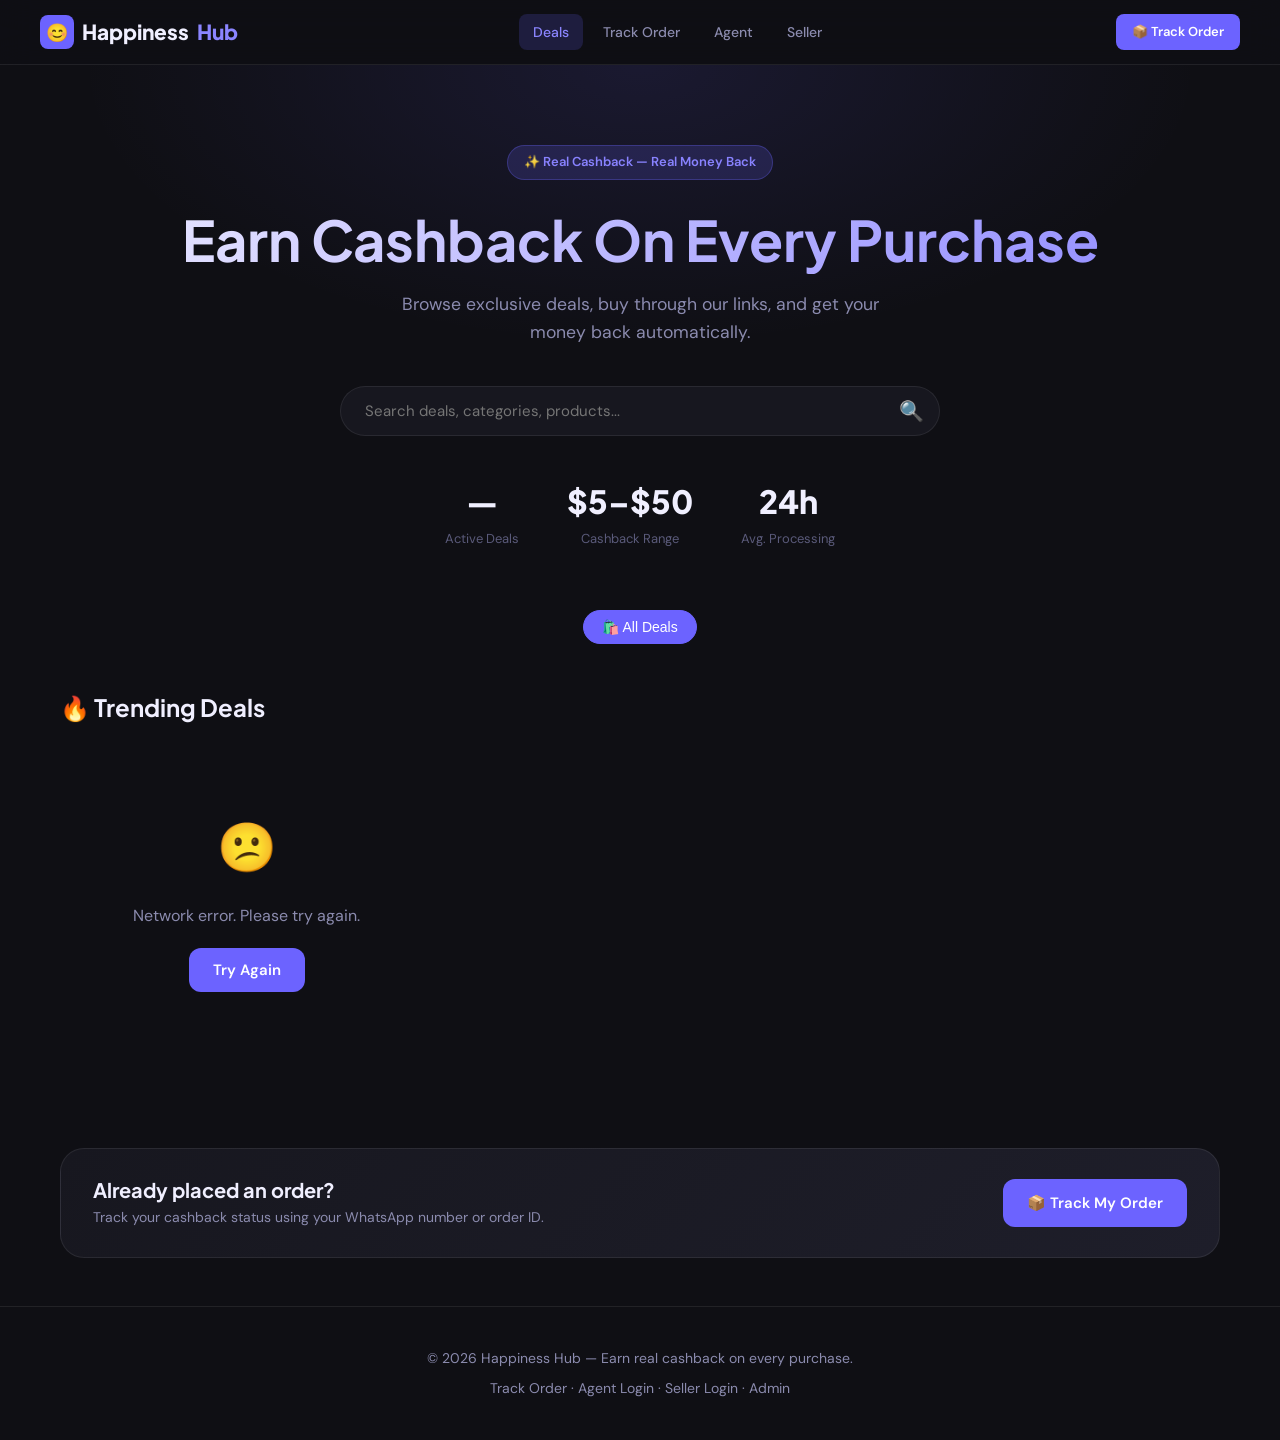
<file: frontend/index.html>
<!DOCTYPE html>
<html lang="en">
<head>
  <meta charset="UTF-8">
  <meta name="viewport" content="width=device-width, initial-scale=1.0">
  <title>Happiness Hub — Cashback Deals</title>
  <meta name="description" content="Browse exclusive cashback deals. Buy through our links and earn real money back.">
  <link rel="stylesheet" href="styles/main.css">
  <style>
    /* ── PAGE-SPECIFIC ── */
    .products-section { padding: 48px 0; }
    .section-header { display: flex; align-items: center; justify-content: space-between; margin-bottom: 28px; flex-wrap: wrap; gap: 16px; }
    .section-title { font-family: var(--font-display); font-size: 1.5rem; font-weight: 700; }
    .products-grid { display: grid; grid-template-columns: repeat(auto-fill, minmax(280px, 1fr)); gap: 20px; }

    .hero-stats {
      display: flex;
      justify-content: center;
      gap: 48px;
      margin-top: 40px;
      flex-wrap: wrap;
    }
    .hero-stat-num {
      font-family: var(--font-display);
      font-size: 2rem;
      font-weight: 800;
      color: var(--text-primary);
    }
    .hero-stat-label { font-size: 13px; color: var(--text-muted); margin-top: 2px; }

    .track-banner {
      background: linear-gradient(135deg, var(--bg-card), var(--bg-elevated));
      border: 1px solid var(--border);
      border-radius: var(--radius-xl);
      padding: 28px 32px;
      display: flex;
      align-items: center;
      justify-content: space-between;
      gap: 20px;
      margin: 48px 0;
      flex-wrap: wrap;
    }
    .track-banner-text h3 { color: var(--text-primary); margin-bottom: 4px; }
    .track-banner-text p  { font-size: 14px; color: var(--text-secondary); }

    .no-results {
      text-align: center;
      padding: 60px 20px;
      color: var(--text-secondary);
    }
    .no-results .icon { font-size: 48px; margin-bottom: 16px; }
  </style>
</head>
<body>

<!-- ── NAVBAR ── -->
<nav class="navbar" role="navigation" aria-label="Main navigation">
  <div class="navbar-inner">
    <a href="index.html" class="navbar-logo" aria-label="Happiness Hub home">
      <div class="logo-icon">😊</div>
      Happiness<span>Hub</span>
    </a>
    <div class="navbar-links">
      <a href="index.html" class="active">Deals</a>
      <a href="track.html">Track Order</a>
      <a href="agent-login.html">Agent</a>
      <a href="seller-login.html" class="hide-mobile">Seller</a>
    </div>
    <a href="track.html" class="btn-primary btn-sm hide-mobile">
      📦 Track Order
    </a>
  </div>
</nav>

<!-- ── HERO ── -->
<section class="hero" id="hero">
  <div class="hero-eyebrow">✨ Real Cashback — Real Money Back</div>
  <h1 class="hero-title" id="heroTitle">Earn Cashback On Every Purchase</h1>
  <p class="hero-subtitle" id="heroSubtitle">Browse exclusive deals, buy through our links, and get your money back automatically.</p>

  <!-- Search -->
  <div class="search-bar" role="search">
    <input
      type="search"
      id="searchInput"
      placeholder="Search deals, categories, products..."
      autocomplete="off"
      aria-label="Search deals"
    >
    <span class="search-bar-icon" aria-hidden="true">🔍</span>
  </div>

  <!-- Stats -->
  <div class="hero-stats" id="heroStats" aria-label="Platform statistics">
    <div>
      <div class="hero-stat-num" id="statProducts">—</div>
      <div class="hero-stat-label">Active Deals</div>
    </div>
    <div>
      <div class="hero-stat-num">$5–$50</div>
      <div class="hero-stat-label">Cashback Range</div>
    </div>
    <div>
      <div class="hero-stat-num">24h</div>
      <div class="hero-stat-label">Avg. Processing</div>
    </div>
  </div>
</section>

<!-- ── CATEGORIES ── -->
<div class="container">
  <div class="category-chips" id="categoryChips" role="group" aria-label="Filter by category">
    <button class="chip active" data-cat="all" onclick="filterCategory('all')">🛍️ All Deals</button>
    <!-- More chips injected by JS -->
  </div>
</div>

<!-- ── PRODUCTS ── -->
<section class="products-section">
  <div class="container">
    <div class="section-header">
      <h2 class="section-title">
        <span id="sectionLabel">🔥 Trending Deals</span>
      </h2>
      <span id="productCount" style="color:var(--text-muted);font-size:14px;"></span>
    </div>
    <div id="productsGrid" class="products-grid" aria-label="Product listings">
      <!-- Products injected by JS -->
    </div>
  </div>
</section>

<!-- ── TRACK BANNER ── -->
<div class="container">
  <div class="track-banner">
    <div class="track-banner-text">
      <h3>Already placed an order?</h3>
      <p>Track your cashback status using your WhatsApp number or order ID.</p>
    </div>
    <a href="track.html" class="btn-primary">📦 Track My Order</a>
  </div>
</div>

<!-- ── FOOTER ── -->
<footer class="footer">
  <div class="container">
    <p>© <span id="year"></span> Happiness Hub — Earn real cashback on every purchase.</p>
    <p style="margin-top:8px;">
      <a href="track.html">Track Order</a> ·
      <a href="agent-login.html">Agent Login</a> ·
      <a href="seller-login.html">Seller Login</a> ·
      <a href="admin/index.html">Admin</a>
    </p>
  </div>
</footer>

<script src="lib/hh.js"></script>
<script>
  // ── STATE ──────────────────────────────────────────────────
  let allProducts = [];
  let activeCategory = "all";
  let searchQuery = "";
  let searchTimeout;

  // ── INIT ───────────────────────────────────────────────────
  document.addEventListener("DOMContentLoaded", async () => {
    document.getElementById("year").textContent = new Date().getFullYear();
    HH.captureRef(); // capture ?ref=agentXX

    await loadSettings();
    await loadProducts();
    initSearch();
  });

  async function loadSettings() {
    try {
      const res = await HH.get("getSettings");
      if (res.success && res.settings) {
        const s = res.settings;
        if (s.hero_title) document.getElementById("heroTitle").textContent = s.hero_title;
        if (s.hero_subtitle) document.getElementById("heroSubtitle").textContent = s.hero_subtitle;
        if (s.site_name) document.title = s.site_name + " — Cashback Deals";
      }
    } catch (_) {} // Non-fatal
  }

  async function loadProducts(cat = "all", q = "") {
    const grid = document.getElementById("productsGrid");
    HH.showLoader("productsGrid");

    const params = {};
    if (cat && cat !== "all") params.category = cat;
    if (q) params.q = q;

    const res = await HH.get("getProducts", params);

    if (!res.success) {
      HH.showError("productsGrid", res.error || "Failed to load products");
      return;
    }

    allProducts = res.products || [];
    renderCategories(res.categories || []);
    renderProducts(allProducts);
    document.getElementById("statProducts").textContent = res.total || 0;
    document.getElementById("productCount").textContent =
      res.total ? `${res.total} deal${res.total !== 1 ? "s" : ""}` : "";

    const label = cat !== "all" ? `🛍️ ${cat}` : q ? `🔍 Results for "${q}"` : "🔥 Trending Deals";
    document.getElementById("sectionLabel").textContent = label;
  }

  function renderCategories(categories) {
    const container = document.getElementById("categoryChips");
    const categoryIcons = {
      Electronics: "💻", Fashion: "👗", Beauty: "💄", Home: "🏠",
      Sports: "⚽", Books: "📚", Toys: "🧸", Food: "🍕",
      Health: "💊", Travel: "✈️", Auto: "🚗", Pet: "🐾",
    };
    const existing = new Set(["all"]);
    const chips = [`<button class="chip ${activeCategory === "all" ? "active" : ""}"
      data-cat="all" onclick="filterCategory('all')">🛍️ All Deals</button>`];

    categories.forEach(cat => {
      if (existing.has(cat)) return;
      existing.add(cat);
      const icon = categoryIcons[cat] || "🏷️";
      const active = activeCategory === cat ? "active" : "";
      chips.push(`<button class="chip ${active}" data-cat="${HH.escapeHtml(cat)}"
        onclick="filterCategory('${HH.escapeHtml(cat)}')">${icon} ${HH.escapeHtml(cat)}</button>`);
    });

    container.innerHTML = chips.join("");
  }

  function renderProducts(products) {
    const grid = document.getElementById("productsGrid");
    if (!products.length) {
      grid.innerHTML = `
        <div class="no-results" style="grid-column:1/-1;">
          <div class="icon">🔎</div>
          <h3>No deals found</h3>
          <p>Try a different category or search term.</p>
        </div>`;
      return;
    }

    grid.innerHTML = products.map((p, i) => productCard(p, i)).join("");
  }

  function productCard(p, index) {
    const delay = Math.min(index * 50, 400);
    const featured = p.featured === true || p.featured === "TRUE";
    const badge = p.badge_text ? `<div class="product-card-badge">${HH.escapeHtml(p.badge_text)}</div>` : "";
    const stock = p.stock_status === "Limited"
      ? `<span style="color:var(--accent-amber);font-size:12px;">⚡ Limited Stock</span>`
      : p.stock_status === "Out"
      ? `<span style="color:var(--accent);font-size:12px;">❌ Out of Stock</span>`
      : "";

    const imgFallback = `https://placehold.co/480x270/1E1E2A/6C63FF?text=${encodeURIComponent(p.title || "Product")}`;

    return `
      <article class="product-card ${featured ? "product-card-featured" : ""} fade-in"
        style="animation-delay:${delay}ms"
        onclick="goProduct('${HH.escapeHtml(p.product_id)}')"
        aria-label="${HH.escapeHtml(p.title)}"
        role="button" tabindex="0"
        onkeydown="if(event.key==='Enter')goProduct('${HH.escapeHtml(p.product_id)}')">
        ${badge}
        <img
          class="product-card-img"
          src="${HH.escapeHtml(p.image_url) || imgFallback}"
          alt="${HH.escapeHtml(p.title)}"
          loading="lazy"
          onerror="this.src='${imgFallback}'"
        >
        <div class="product-card-body">
          <div class="product-card-title">${HH.escapeHtml(p.title)}</div>
          ${p.policy ? `<div style="font-size:12px;color:var(--text-muted);margin-bottom:6px;">${HH.escapeHtml(p.policy)}</div>` : ""}
          ${stock}
          <div class="product-card-meta">
            <div class="cashback-pill">
              💸 ${HH.formatCashback(p.cashback_amount)} cashback
            </div>
            <span class="product-card-seller">${HH.escapeHtml(p.sold_by || "")}</span>
          </div>
          ${p.deadline ? `<div style="font-size:12px;color:var(--text-muted);margin-top:8px;">⏳ Ends ${HH.escapeHtml(p.deadline)}</div>` : ""}
        </div>
      </article>`;
  }

  // ── NAVIGATION ─────────────────────────────────────────────
  function goProduct(id) {
    window.location.href = `product.html?id=${encodeURIComponent(id)}`;
  }

  // ── FILTER / SEARCH ────────────────────────────────────────
  function filterCategory(cat) {
    activeCategory = cat;
    document.querySelectorAll(".chip").forEach(c => {
      c.classList.toggle("active", c.dataset.cat === cat);
    });
    loadProducts(cat, searchQuery);
  }

  function initSearch() {
    const input = document.getElementById("searchInput");
    input.addEventListener("input", () => {
      clearTimeout(searchTimeout);
      searchTimeout = setTimeout(() => {
        searchQuery = input.value.trim();
        loadProducts(activeCategory, searchQuery);
      }, 350);
    });
    input.addEventListener("keydown", e => {
      if (e.key === "Enter") {
        clearTimeout(searchTimeout);
        searchQuery = input.value.trim();
        loadProducts(activeCategory, searchQuery);
      }
    });
  }
</script>
</body>
</html>
</file>
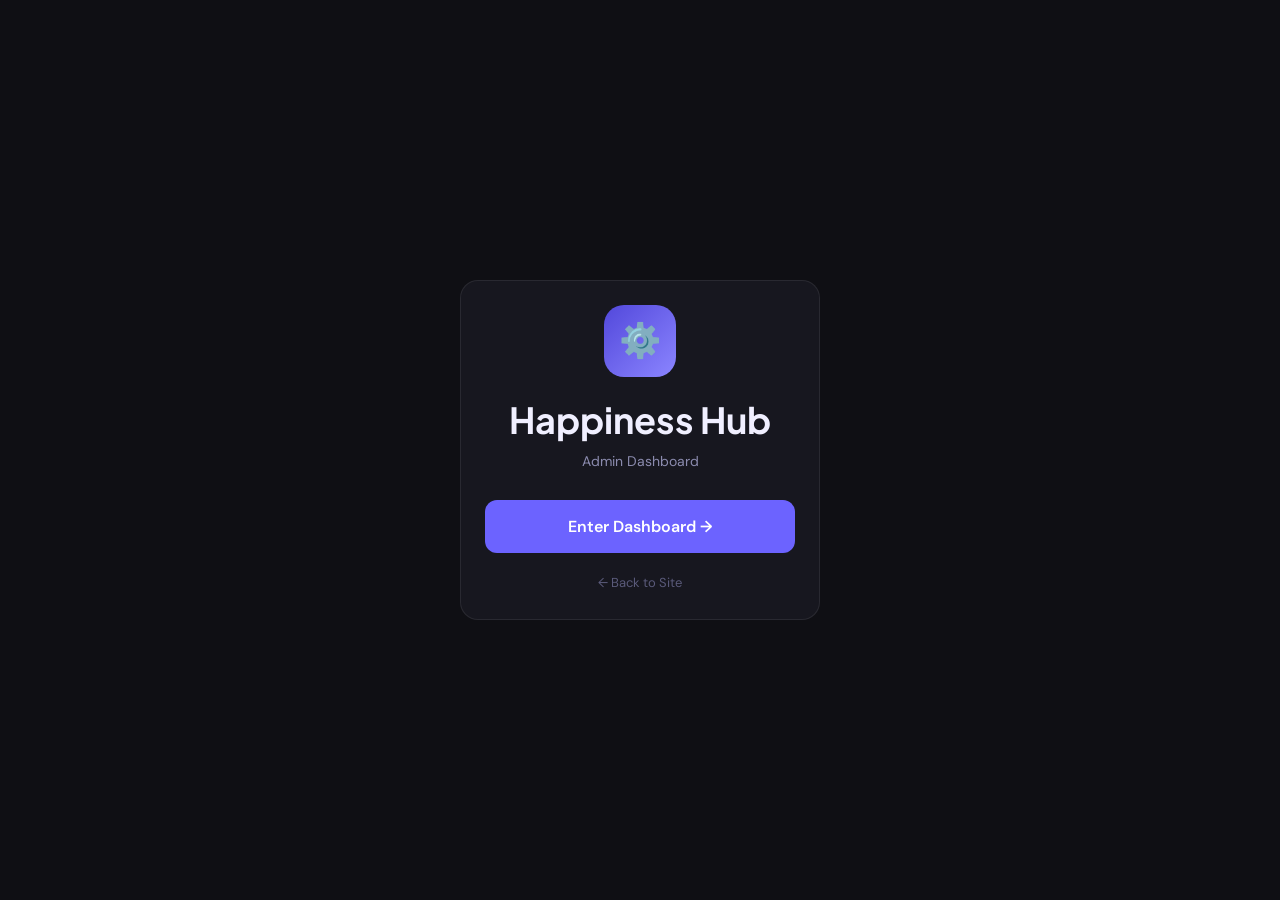
<file: frontend/admin/index.html>
<!DOCTYPE html>
<html lang="en">
<head>
  <meta charset="UTF-8">
  <meta name="viewport" content="width=device-width, initial-scale=1.0">
  <title>Admin Dashboard — Happiness Hub</title>
  <link rel="stylesheet" href="../styles/main.css">
  <style>
    /* ── LAYOUT ── */
    .admin-layout { display: flex; min-height: calc(100vh - 60px); }
    .admin-sidebar {
      width: 220px;
      background: var(--bg-card);
      border-right: 1px solid var(--border);
      padding: 16px 10px;
      position: sticky;
      top: 60px;
      height: calc(100vh - 60px);
      overflow-y: auto;
      flex-shrink: 0;
    }
    .admin-main { flex: 1; padding: 28px; overflow: hidden; min-width: 0; }
    @media (max-width: 768px) { .admin-sidebar { display: none; } .admin-main { padding: 16px; } }

    /* ── SIDEBAR ── */
    .nav-item {
      display: flex; align-items: center; gap: 10px;
      padding: 9px 12px; border-radius: var(--radius-md);
      color: var(--text-secondary); font-size: 14px; font-weight: 500;
      cursor: pointer; border: none; background: none; width: 100%;
      text-align: left; transition: all 0.2s; font-family: var(--font-body);
    }
    .nav-item:hover  { background: var(--bg-elevated); color: var(--text-primary); }
    .nav-item.active { background: var(--primary-glow); color: var(--primary-light); }
    .nav-section-label { font-size: 10px; font-weight: 700; color: var(--text-muted); text-transform: uppercase; letter-spacing: 1px; padding: 12px 12px 4px; }

    /* ── PANELS ── */
    .panel { display: none; }
    .panel.active { display: block; animation: fadeIn 0.3s ease; }
    .panel-header { display: flex; align-items: center; justify-content: space-between; margin-bottom: 24px; flex-wrap: wrap; gap: 12px; }
    .panel-title { font-family: var(--font-display); font-size: 1.3rem; font-weight: 700; }

    /* ── STATS ── */
    .stats-grid { display: grid; grid-template-columns: repeat(4, 1fr); gap: 14px; margin-bottom: 24px; }
    @media (max-width: 900px) { .stats-grid { grid-template-columns: repeat(2, 1fr); } }

    /* ── TABLES ── */
    .toolbar { display: flex; gap: 12px; margin-bottom: 14px; flex-wrap: wrap; align-items: center; }
    .toolbar-search { flex: 1; min-width: 180px; position: relative; }
    .toolbar-search input { width: 100%; padding-left: 36px; }
    .tsearch-icon { position: absolute; left: 12px; top: 50%; transform: translateY(-50%); color: var(--text-muted); pointer-events: none; }

    /* ── MODAL / FORM ── */
    .form-row-2 { display: grid; grid-template-columns: 1fr 1fr; gap: 16px; }
    @media (max-width: 500px) { .form-row-2 { grid-template-columns: 1fr; } }
    .toggle-row { display: flex; align-items: center; justify-content: space-between; padding: 12px 0; border-bottom: 1px solid var(--border); }
    .toggle-row:last-child { border: none; }
    .toggle-label { font-size: 14px; color: var(--text-primary); }
    .toggle-desc { font-size: 12px; color: var(--text-muted); }
    input[type="checkbox"] { width: 18px; height: 18px; cursor: pointer; accent-color: var(--primary); }

    /* Chart */
    .chart-wrap { background: var(--bg-card); border: 1px solid var(--border); border-radius: var(--radius-lg); padding: 20px 24px; margin-bottom: 24px; }
    .chart-bars { display: flex; align-items: flex-end; gap: 8px; height: 120px; padding-top: 8px; }
    .chart-bar-wrap { flex: 1; display: flex; flex-direction: column; align-items: center; gap: 6px; }
    .chart-bar { width: 100%; border-radius: 4px 4px 0 0; background: var(--primary); min-height: 4px; transition: height 0.5s ease; }
    .chart-bar-label { font-size: 10px; color: var(--text-muted); }

    .badge-active   { background:rgba(34,197,94,0.15);color:#22c55e; }
    .badge-disabled { background:rgba(239,68,68,0.15);color:#ef4444; }

    /* Product image preview in table */
    .tbl-thumb { width: 40px; height: 40px; border-radius: 6px; object-fit: cover; background: var(--bg-elevated); }
  </style>
</head>
<body>

<!-- NAVBAR -->
<nav class="navbar" style="height:60px;">
  <div class="navbar-inner">
    <a href="../index.html" class="navbar-logo">
      <div class="logo-icon">😊</div>
      Happiness<span>Hub</span>
      <span style="font-size:11px;background:var(--primary-glow);color:var(--primary-light);padding:2px 8px;border-radius:50px;margin-left:4px;">ADMIN</span>
    </a>
    <div style="display:flex;align-items:center;gap:12px;">
      <a href="../index.html" class="btn-secondary btn-sm" target="_blank">🌐 View Site</a>
      <button onclick="logout()" class="btn-secondary btn-sm">Sign Out</button>
    </div>
  </div>
</nav>

<div class="admin-layout">

  <!-- SIDEBAR -->
  <aside class="admin-sidebar">
    <div class="nav-section-label">Overview</div>
    <button class="nav-item active" id="nav-overview" onclick="switchPanel('overview')">📊 Dashboard</button>

    <div class="nav-section-label">Catalog</div>
    <button class="nav-item" id="nav-products" onclick="switchPanel('products')">🏷️ Products</button>

    <div class="nav-section-label">Users</div>
    <button class="nav-item" id="nav-agents" onclick="switchPanel('agents')">👥 Agents</button>
    <button class="nav-item" id="nav-sellers" onclick="switchPanel('sellers')">🏪 Sellers</button>

    <div class="nav-section-label">Operations</div>
    <button class="nav-item" id="nav-orders" onclick="switchPanel('orders')">📋 All Orders</button>

    <div class="nav-section-label" style="margin-top:auto;"></div>
    <button class="nav-item" onclick="window.open('../index.html','_blank')">🌐 View Site</button>
    <button class="nav-item" style="color:#ef4444;" onclick="logout()">🚪 Sign Out</button>
  </aside>

  <!-- MAIN -->
  <main class="admin-main">

    <!-- ───── OVERVIEW PANEL ───── -->
    <div class="panel active" id="panel-overview">
      <div class="panel-header">
        <h2 class="panel-title">📊 Dashboard Overview</h2>
        <button onclick="loadDashboard()" class="btn-secondary btn-sm">🔄 Refresh</button>
      </div>

      <div class="stats-grid">
        <div class="stat-card"><div class="stat-icon">🏷️</div><div><div class="stat-value" id="ovProducts">—</div><div class="stat-label">Active Products</div></div></div>
        <div class="stat-card"><div class="stat-icon">📋</div><div><div class="stat-value" id="ovOrders">—</div><div class="stat-label">Total Orders</div></div></div>
        <div class="stat-card"><div class="stat-icon">☀️</div><div><div class="stat-value" id="ovToday">—</div><div class="stat-label">Today's Orders</div></div></div>
        <div class="stat-card"><div class="stat-icon">⏳</div><div><div class="stat-value" id="ovPending">—</div><div class="stat-label">Pending</div></div></div>
        <div class="stat-card"><div class="stat-icon">💸</div><div><div class="stat-value" id="ovCashback">—</div><div class="stat-label">Cashback Sent</div></div></div>
        <div class="stat-card"><div class="stat-icon">💰</div><div><div class="stat-value" id="ovCashbackAmt">—</div><div class="stat-label">Total Cashback ($)</div></div></div>
        <div class="stat-card"><div class="stat-icon">👥</div><div><div class="stat-value" id="ovAgents">—</div><div class="stat-label">Active Agents</div></div></div>
        <div class="stat-card"><div class="stat-icon">🏪</div><div><div class="stat-value" id="ovSellers">—</div><div class="stat-label">Sellers</div></div></div>
      </div>

      <div class="chart-wrap">
        <h3 style="font-size:15px;margin-bottom:16px;">Recent Orders (Last 7 Days)</h3>
        <div class="chart-bars" id="ordersChart"></div>
      </div>

      <div>
        <h3 style="font-size:15px;margin-bottom:14px;color:var(--text-secondary);">Recent Orders</h3>
        <div class="table-container" id="recentOrdersTable"></div>
      </div>
    </div>

    <!-- ───── PRODUCTS PANEL ───── -->
    <div class="panel" id="panel-products">
      <div class="panel-header">
        <h2 class="panel-title">🏷️ Products</h2>
        <button onclick="openProductForm()" class="btn-primary">+ Add Product</button>
      </div>

      <div class="toolbar">
        <div class="toolbar-search">
          <span class="tsearch-icon">🔍</span>
          <input type="text" class="form-control" id="productSearch" placeholder="Search products..." oninput="filterProducts()">
        </div>
        <select class="form-control" id="productStatusFilter" onchange="filterProducts()" style="max-width:150px;">
          <option value="">All Status</option>
          <option value="Active">Active</option>
          <option value="Disabled">Disabled</option>
        </select>
        <button onclick="loadProducts()" class="btn-secondary btn-sm">🔄 Refresh</button>
      </div>

      <div class="table-container" id="productsTable">
        <div style="padding:40px;text-align:center;"><div class="spinner" style="margin:0 auto;"></div></div>
      </div>
    </div>

    <!-- ───── AGENTS PANEL ───── -->
    <div class="panel" id="panel-agents">
      <div class="panel-header">
        <h2 class="panel-title">👥 Agents</h2>
        <button onclick="openAgentForm()" class="btn-primary">+ Add Agent</button>
      </div>
      <div class="table-container" id="agentsTable">
        <div style="padding:40px;text-align:center;"><div class="spinner" style="margin:0 auto;"></div></div>
      </div>
    </div>

    <!-- ───── SELLERS PANEL ───── -->
    <div class="panel" id="panel-sellers">
      <div class="panel-header">
        <h2 class="panel-title">🏪 Sellers</h2>
        <button onclick="openSellerForm()" class="btn-primary">+ Add Seller</button>
      </div>
      <div class="table-container" id="sellersTable">
        <div style="padding:40px;text-align:center;"><div class="spinner" style="margin:0 auto;"></div></div>
      </div>
    </div>

    <!-- ───── ORDERS PANEL ───── -->
    <div class="panel" id="panel-orders">
      <div class="panel-header">
        <h2 class="panel-title">📋 All Orders</h2>
        <button onclick="loadAllOrders()" class="btn-secondary btn-sm">🔄 Refresh</button>
      </div>
      <div class="toolbar">
        <div class="toolbar-search">
          <span class="tsearch-icon">🔍</span>
          <input type="text" class="form-control" id="orderSearch" placeholder="Search orders..." oninput="filterAllOrders()">
        </div>
        <select class="form-control" id="orderStatusFilter" onchange="filterAllOrders()" style="max-width:160px;">
          <option value="">All Statuses</option>
          <option>Pending</option><option>Ordered</option><option>Delivered</option>
          <option>Cashback Sent</option><option>Rejected</option>
          <option>Need More Info</option><option>PayPal Issue</option>
        </select>
      </div>
      <div class="table-container" id="allOrdersTable">
        <div style="padding:40px;text-align:center;"><div class="spinner" style="margin:0 auto;"></div></div>
      </div>
    </div>

  </main>
</div>

<!-- ─── PRODUCT FORM MODAL ─── -->
<div class="modal-overlay" id="productModal" style="display:none;" onclick="if(event.target===this)closeProductModal()">
  <div class="modal" style="max-width:680px;">
    <div class="modal-header">
      <h3 id="productModalTitle">Add Product</h3>
      <button class="modal-close" onclick="closeProductModal()">✕</button>
    </div>
    <form id="productForm" novalidate>
      <input type="hidden" id="editProductId">

      <div class="form-row-2">
        <div class="form-group" style="grid-column:1/-1;">
          <label class="form-label">Product Title *</label>
          <input type="text" id="pTitle" class="form-control" placeholder="e.g. Wireless Earbuds Pro" required>
        </div>
        <div class="form-group">
          <label class="form-label">Product Link *</label>
          <input type="url" id="pLink" class="form-control" placeholder="https://amazon.com/..." required>
        </div>
        <div class="form-group">
          <label class="form-label">Cashback Amount ($) *</label>
          <input type="number" id="pCashback" class="form-control" placeholder="15.00" min="0" step="0.01" required>
        </div>
        <div class="form-group">
          <label class="form-label">Image URL</label>
          <input type="url" id="pImage" class="form-control" placeholder="https://..." oninput="previewProductImg()">
        </div>
        <div class="form-group">
          <label class="form-label">Sold By</label>
          <input type="text" id="pSoldBy" class="form-control" placeholder="Store name">
        </div>
        <div class="form-group">
          <label class="form-label">Category *</label>
          <input type="text" id="pCategory" class="form-control" placeholder="Electronics, Fashion..." required list="categoryList">
          <datalist id="categoryList">
            <option value="Electronics"><option value="Fashion"><option value="Beauty">
            <option value="Home"><option value="Sports"><option value="Books">
            <option value="Toys"><option value="Food"><option value="Health">
          </datalist>
        </div>
        <div class="form-group" style="grid-column:1/-1;">
          <label class="form-label">Policy</label>
          <input type="text" id="pPolicy" class="form-control" placeholder="e.g. Full cashback after 7-day delivery">
        </div>
        <div class="form-group" style="grid-column:1/-1;">
          <label class="form-label">Description</label>
          <textarea id="pDesc" class="form-control" rows="2" placeholder="Optional product description..."></textarea>
        </div>
        <div class="form-group" style="grid-column:1/-1;">
          <label class="form-label">Instructions (How to claim cashback)</label>
          <textarea id="pInstructions" class="form-control" rows="2" placeholder="Step-by-step instructions..."></textarea>
        </div>
        <div class="form-group">
          <label class="form-label">Deadline</label>
          <input type="text" id="pDeadline" class="form-control" placeholder="e.g. Dec 31, 2025">
        </div>
        <div class="form-group">
          <label class="form-label">Badge Text</label>
          <input type="text" id="pBadge" class="form-control" placeholder="HOT / NEW / LIMITED">
        </div>
        <div class="form-group">
          <label class="form-label">Tags (comma-separated)</label>
          <input type="text" id="pTags" class="form-control" placeholder="wireless, gaming, sale">
        </div>
        <div class="form-group">
          <label class="form-label">Stock Status</label>
          <select id="pStock" class="form-control">
            <option value="Available">Available</option>
            <option value="Limited">Limited</option>
            <option value="Out">Out of Stock</option>
          </select>
        </div>
        <div class="form-group">
          <label class="form-label">Status</label>
          <select id="pStatus" class="form-control">
            <option value="Active">Active</option>
            <option value="Disabled">Disabled</option>
          </select>
        </div>
        <div class="form-group" style="display:flex;align-items:center;gap:12px;padding-top:8px;">
          <input type="checkbox" id="pFeatured" style="width:18px;height:18px;accent-color:var(--primary);">
          <label for="pFeatured" style="font-size:14px;color:var(--text-primary);cursor:pointer;">⭐ Feature this product (shows first)</label>
        </div>
      </div>

      <div id="pImgPreview" style="display:none;margin:8px 0;">
        <img id="pImgPreviewEl" style="max-height:100px;border-radius:8px;">
      </div>

      <div id="productFormError" style="display:none;color:#ef4444;font-size:14px;margin-bottom:12px;padding:10px;background:rgba(239,68,68,0.1);border-radius:8px;"></div>

      <div style="display:flex;gap:12px;margin-top:8px;">
        <button type="submit" class="btn-primary" id="productSubmitBtn">Add Product</button>
        <button type="button" onclick="closeProductModal()" class="btn-secondary">Cancel</button>
      </div>
    </form>
  </div>
</div>

<!-- ─── AGENT FORM MODAL ─── -->
<div class="modal-overlay" id="agentModal" style="display:none;" onclick="if(event.target===this)closeAgentModal()">
  <div class="modal">
    <div class="modal-header">
      <h3>Add Agent</h3>
      <button class="modal-close" onclick="closeAgentModal()">✕</button>
    </div>
    <form id="agentForm" novalidate>
      <div class="form-row-2">
        <div class="form-group">
          <label class="form-label">Agent ID *</label>
          <input type="text" id="aId" class="form-control" placeholder="e.g. agent01" required>
        </div>
        <div class="form-group">
          <label class="form-label">Full Name *</label>
          <input type="text" id="aName" class="form-control" placeholder="Agent name" required>
        </div>
        <div class="form-group">
          <label class="form-label">Password *</label>
          <input type="password" id="aPassword" class="form-control" placeholder="Set password" required>
        </div>
        <div class="form-group">
          <label class="form-label">Commission Rate (%)</label>
          <input type="number" id="aCommission" class="form-control" placeholder="0" min="0" max="100">
        </div>
        <div class="form-group">
          <label class="form-label">Email</label>
          <input type="email" id="aEmail" class="form-control" placeholder="agent@email.com">
        </div>
        <div class="form-group">
          <label class="form-label">WhatsApp</label>
          <input type="tel" id="aWhatsapp" class="form-control" placeholder="+123456789">
        </div>
      </div>
      <div id="agentFormError" style="display:none;color:#ef4444;font-size:14px;margin-bottom:12px;"></div>
      <div style="display:flex;gap:12px;">
        <button type="submit" class="btn-primary" id="agentSubmitBtn">Add Agent</button>
        <button type="button" onclick="closeAgentModal()" class="btn-secondary">Cancel</button>
      </div>
    </form>
  </div>
</div>

<!-- ─── SELLER FORM MODAL ─── -->
<div class="modal-overlay" id="sellerModal" style="display:none;" onclick="if(event.target===this)closeSellerModal()">
  <div class="modal">
    <div class="modal-header">
      <h3>Add Seller</h3>
      <button class="modal-close" onclick="closeSellerModal()">✕</button>
    </div>
    <form id="sellerForm" novalidate>
      <div class="form-row-2">
        <div class="form-group">
          <label class="form-label">Full Name *</label>
          <input type="text" id="sName" class="form-control" placeholder="Seller name" required>
        </div>
        <div class="form-group">
          <label class="form-label">Store Name</label>
          <input type="text" id="sStore" class="form-control" placeholder="Store or brand name">
        </div>
        <div class="form-group">
          <label class="form-label">Password *</label>
          <input type="password" id="sPassword" class="form-control" placeholder="Set password" required>
        </div>
        <div class="form-group">
          <label class="form-label">Email</label>
          <input type="email" id="sEmail" class="form-control" placeholder="seller@email.com">
        </div>
        <div class="form-group">
          <label class="form-label">WhatsApp</label>
          <input type="tel" id="sWhatsapp" class="form-control" placeholder="+123456789">
        </div>
      </div>
      <div id="sellerFormError" style="display:none;color:#ef4444;font-size:14px;margin-bottom:12px;"></div>
      <div style="display:flex;gap:12px;">
        <button type="submit" class="btn-primary" id="sellerSubmitBtn">Add Seller</button>
        <button type="button" onclick="closeSellerModal()" class="btn-secondary">Cancel</button>
      </div>
    </form>
  </div>
</div>

<script src="../lib/hh.js"></script>
<script>
  let session = null;
  let allProducts = [], allAgents = [], allSellers = [], allOrders = [];

  document.addEventListener("DOMContentLoaded", async () => {
    session = HH.requireAuth("admin", "login.html");
    if (!session) return;
    await loadDashboard();
  });

  // ── PANEL SWITCHING ──────────────────────────────────────────
  const PANELS = ["overview","products","agents","sellers","orders"];
  function switchPanel(name) {
    PANELS.forEach(p => {
      document.getElementById(`panel-${p}`).classList.toggle("active", p === name);
      document.getElementById(`nav-${p}`)?.classList.toggle("active", p === name);
    });
    // Lazy-load data
    if (name === "products" && !allProducts.length) loadProducts();
    if (name === "agents"   && !allAgents.length)   loadAgents();
    if (name === "sellers"  && !allSellers.length)  loadSellers();
    if (name === "orders"   && !allOrders.length)   loadAllOrders();
  }

  // ── DASHBOARD ────────────────────────────────────────────────
  async function loadDashboard() {
    const auth = HH.getAuthBody("admin");
    const res = await HH.post("getAdminDashboard", auth);
    if (!res.success) { HH.toast(res.error || "Failed to load", "error"); return; }

    const s = res.stats;
    document.getElementById("ovProducts").textContent    = s.total_products;
    document.getElementById("ovOrders").textContent      = s.total_orders;
    document.getElementById("ovToday").textContent       = s.today_orders;
    document.getElementById("ovPending").textContent     = s.pending_orders;
    document.getElementById("ovCashback").textContent    = s.cashback_sent;
    document.getElementById("ovCashbackAmt").textContent = HH.formatCashback(s.total_cashback_sent);
    document.getElementById("ovAgents").textContent      = s.total_agents;
    document.getElementById("ovSellers").textContent     = s.total_sellers;

    renderRecentOrders(res.recent_orders || []);
    renderChart(res.recent_orders || []);
  }

  function renderChart(orders) {
    const chart = document.getElementById("ordersChart");
    const days = [];
    for (let i = 6; i >= 0; i--) {
      const d = new Date(); d.setDate(d.getDate() - i);
      days.push({ label: d.toLocaleDateString("en", { weekday: "short" }), date: d.toDateString() });
    }
    const counts = days.map(d => orders.filter(o => new Date(o.submitted_at).toDateString() === d.date).length);
    const max = Math.max(...counts, 1);
    chart.innerHTML = days.map((d, i) => `
      <div class="chart-bar-wrap">
        <div class="chart-bar" style="height:${Math.max(4, (counts[i]/max)*100)}px;" title="${counts[i]} orders"></div>
        <div class="chart-bar-label">${d.label}</div>
      </div>`).join("");
  }

  function renderRecentOrders(orders) {
    if (!orders.length) {
      document.getElementById("recentOrdersTable").innerHTML = `<div style="padding:32px;text-align:center;color:var(--text-secondary);">No orders yet.</div>`;
      return;
    }
    document.getElementById("recentOrdersTable").innerHTML = `
      <table>
        <thead><tr><th>Buyer</th><th>Product</th><th>Cashback</th><th>Status</th><th>Time</th></tr></thead>
        <tbody>${orders.slice(0,10).map(o => `
          <tr>
            <td><div style="font-weight:500;">${HH.escapeHtml(o.buyer_name)}</div><div style="font-size:11px;color:var(--text-muted);">${HH.escapeHtml(o.buyer_whatsapp)}</div></td>
            <td style="max-width:160px;overflow:hidden;text-overflow:ellipsis;white-space:nowrap;">${HH.escapeHtml(o.product_title)}</td>
            <td style="color:var(--primary-light);font-weight:600;">${HH.formatCashback(o.cashback_amount)}</td>
            <td>${HH.statusBadge(o.status)}</td>
            <td style="font-size:12px;color:var(--text-muted);">${HH.timeAgo(o.submitted_at)}</td>
          </tr>`).join("")}
        </tbody>
      </table>`;
  }

  // ── PRODUCTS ────────────────────────────────────────────────
  async function loadProducts() {
    document.getElementById("productsTable").innerHTML = `<div style="padding:40px;text-align:center;"><div class="spinner" style="margin:0 auto;"></div></div>`;
    const auth = HH.getAuthBody("admin");
    // Get all products including disabled — use admin endpoint
    const res = await HH.get("getProducts", { all: "true" });
    if (!res.success) { HH.toast(res.error, "error"); return; }
    allProducts = res.products || [];
    renderProductsTable(allProducts);
  }

  function filterProducts() {
    const q = (document.getElementById("productSearch").value || "").toLowerCase();
    const status = document.getElementById("productStatusFilter").value;
    let f = allProducts;
    if (status) f = f.filter(p => p.status === status);
    if (q) f = f.filter(p => (p.title||"").toLowerCase().includes(q) || (p.category||"").toLowerCase().includes(q));
    renderProductsTable(f);
  }

  function renderProductsTable(products) {
    if (!products.length) {
      document.getElementById("productsTable").innerHTML = `<div style="padding:40px;text-align:center;color:var(--text-secondary);">No products found. <button onclick="openProductForm()" class="btn-primary btn-sm" style="margin-left:12px;">Add First Product</button></div>`;
      return;
    }
    document.getElementById("productsTable").innerHTML = `
      <table>
        <thead><tr><th>Image</th><th>Title</th><th>Category</th><th>Cashback</th><th>Status</th><th>Actions</th></tr></thead>
        <tbody>${products.map(p => `
          <tr>
            <td><img class="tbl-thumb" src="${HH.escapeHtml(p.image_url)||'https://placehold.co/40x40/1E1E2A/6C63FF?text=P'}" alt="" onerror="this.src='https://placehold.co/40x40/1E1E2A/6C63FF?text=P'"></td>
            <td>
              <div style="font-weight:500;max-width:200px;overflow:hidden;text-overflow:ellipsis;white-space:nowrap;">${HH.escapeHtml(p.title)}</div>
              ${p.featured==="TRUE"||p.featured===true ? '<div style="font-size:11px;color:var(--accent-amber);">⭐ Featured</div>' : ''}
            </td>
            <td><span class="badge badge-pending">${HH.escapeHtml(p.category)}</span></td>
            <td style="color:var(--primary-light);font-weight:600;">${HH.formatCashback(p.cashback_amount)}</td>
            <td><span class="badge ${p.status==='Active'?'badge-active':'badge-disabled'}">${HH.escapeHtml(p.status||'Active')}</span></td>
            <td>
              <div style="display:flex;gap:6px;flex-wrap:wrap;">
                <button onclick="editProduct('${HH.escapeHtml(p.product_id)}')" class="btn-secondary btn-sm">✏️ Edit</button>
                <button onclick="toggleProductStatus('${HH.escapeHtml(p.product_id)}','${p.status==='Active'?'Disabled':'Active'}')" class="btn-secondary btn-sm" style="${p.status==='Active'?'color:var(--accent-amber)':'color:var(--accent-green)'}">
                  ${p.status==='Active' ? '🚫 Disable' : '✅ Enable'}
                </button>
                <button onclick="deleteProduct('${HH.escapeHtml(p.product_id)}','${HH.escapeHtml(p.title)}')" class="btn-secondary btn-sm btn-danger">🗑️</button>
              </div>
            </td>
          </tr>`).join("")}
        </tbody>
      </table>`;
  }

  // ── PRODUCT FORM ─────────────────────────────────────────────
  function openProductForm(product = null) {
    document.getElementById("productForm").reset();
    document.getElementById("editProductId").value = "";
    document.getElementById("productModalTitle").textContent = "Add Product";
    document.getElementById("productSubmitBtn").textContent = "Add Product";
    document.getElementById("productFormError").style.display = "none";
    document.getElementById("pImgPreview").style.display = "none";

    if (product) {
      document.getElementById("productModalTitle").textContent = "Edit Product";
      document.getElementById("productSubmitBtn").textContent = "Save Changes";
      document.getElementById("editProductId").value = product.product_id;
      document.getElementById("pTitle").value = product.title || "";
      document.getElementById("pLink").value = product.link || "";
      document.getElementById("pCashback").value = product.cashback_amount || "";
      document.getElementById("pImage").value = product.image_url || "";
      document.getElementById("pSoldBy").value = product.sold_by || "";
      document.getElementById("pCategory").value = product.category || "";
      document.getElementById("pPolicy").value = product.policy || "";
      document.getElementById("pDesc").value = product.description || "";
      document.getElementById("pInstructions").value = product.instructions || "";
      document.getElementById("pDeadline").value = product.deadline || "";
      document.getElementById("pBadge").value = product.badge_text || "";
      document.getElementById("pTags").value = product.tags || "";
      document.getElementById("pStock").value = product.stock_status || "Available";
      document.getElementById("pStatus").value = product.status || "Active";
      document.getElementById("pFeatured").checked = product.featured === "TRUE" || product.featured === true;
      previewProductImg();
    }

    document.getElementById("productModal").style.display = "flex";
    document.body.style.overflow = "hidden";
  }

  function previewProductImg() {
    const url = document.getElementById("pImage").value.trim();
    const wrap = document.getElementById("pImgPreview");
    const img = document.getElementById("pImgPreviewEl");
    if (url) { img.src = url; wrap.style.display = "block"; } else { wrap.style.display = "none"; }
  }

  function closeProductModal() {
    document.getElementById("productModal").style.display = "none";
    document.body.style.overflow = "";
  }

  function editProduct(id) {
    const p = allProducts.find(p => p.product_id === id);
    if (p) openProductForm(p);
  }

  async function toggleProductStatus(id, newStatus) {
    const auth = HH.getAuthBody("admin");
    const res = await HH.post("updateProduct", { ...auth, product_id: id, status: newStatus });
    if (res.success) { HH.toast(`Product ${newStatus === "Active" ? "enabled" : "disabled"}`, "success"); loadProducts(); }
    else HH.toast(res.error || "Update failed", "error");
  }

  async function deleteProduct(id, title) {
    if (!confirm(`Delete "${title}"? This cannot be undone.`)) return;
    const auth = HH.getAuthBody("admin");
    const res = await HH.post("deleteProduct", { ...auth, product_id: id });
    if (res.success) { HH.toast("Product deleted", "success"); loadProducts(); }
    else HH.toast(res.error || "Delete failed", "error");
  }

  document.getElementById("productForm").addEventListener("submit", async (e) => {
    e.preventDefault();
    const btn = document.getElementById("productSubmitBtn");
    const errBox = document.getElementById("productFormError");
    errBox.style.display = "none";

    const editId = document.getElementById("editProductId").value;
    const isEdit = !!editId;
    const auth = HH.getAuthBody("admin");

    const body = {
      ...auth,
      title: document.getElementById("pTitle").value.trim(),
      link: document.getElementById("pLink").value.trim(),
      cashback_amount: document.getElementById("pCashback").value,
      image_url: document.getElementById("pImage").value.trim(),
      sold_by: document.getElementById("pSoldBy").value.trim(),
      category: document.getElementById("pCategory").value.trim(),
      policy: document.getElementById("pPolicy").value.trim(),
      description: document.getElementById("pDesc").value.trim(),
      instructions: document.getElementById("pInstructions").value.trim(),
      deadline: document.getElementById("pDeadline").value.trim(),
      badge_text: document.getElementById("pBadge").value.trim(),
      tags: document.getElementById("pTags").value.trim(),
      stock_status: document.getElementById("pStock").value,
      status: document.getElementById("pStatus").value,
      featured: document.getElementById("pFeatured").checked ? "TRUE" : "FALSE",
    };

    if (!body.title || !body.link || !body.cashback_amount || !body.category) {
      errBox.textContent = "Please fill in all required fields (Title, Link, Cashback, Category).";
      errBox.style.display = "block";
      return;
    }

    if (isEdit) body.product_id = editId;

    btn.disabled = true;
    btn.textContent = isEdit ? "Saving..." : "Adding...";

    const action = isEdit ? "updateProduct" : "addProduct";
    const res = await HH.post(action, body);

    btn.disabled = false;
    btn.textContent = isEdit ? "Save Changes" : "Add Product";

    if (res.success) {
      HH.toast(isEdit ? "Product updated!" : "Product added!", "success");
      closeProductModal();
      loadProducts();
    } else {
      errBox.textContent = res.error || "Failed";
      errBox.style.display = "block";
    }
  });

  // ── AGENTS ──────────────────────────────────────────────────
  async function loadAgents() {
    const auth = HH.getAuthBody("admin");
    const res = await HH.post("getAgents", auth);
    if (!res.success) { HH.toast(res.error, "error"); return; }
    allAgents = res.agents || [];
    renderAgentsTable(allAgents);
  }

  function renderAgentsTable(agents) {
    if (!agents.length) {
      document.getElementById("agentsTable").innerHTML = `<div style="padding:40px;text-align:center;color:var(--text-secondary);">No agents yet. <button onclick="openAgentForm()" class="btn-primary btn-sm" style="margin-left:12px;">Add First Agent</button></div>`;
      return;
    }
    document.getElementById("agentsTable").innerHTML = `
      <table>
        <thead><tr><th>Agent ID</th><th>Name</th><th>Commission</th><th>WhatsApp</th><th>Status</th><th>Referral Link</th><th>Actions</th></tr></thead>
        <tbody>${agents.map(a => `
          <tr>
            <td style="font-family:monospace;font-weight:600;color:var(--primary-light);">${HH.escapeHtml(a.agent_id)}</td>
            <td>${HH.escapeHtml(a.name)}</td>
            <td>${a.commission_rate || 0}%</td>
            <td style="font-size:13px;">${HH.escapeHtml(a.whatsapp||'—')}</td>
            <td><span class="badge ${a.status==='Active'?'badge-active':'badge-disabled'}">${HH.escapeHtml(a.status||'Active')}</span></td>
            <td>
              <button onclick="copyText('${location.origin}${location.pathname.replace('admin/index.html','')}?ref=${a.agent_id}')" class="btn-secondary btn-sm">📋 Copy</button>
            </td>
            <td>
              <button onclick="toggleAgentStatus('${HH.escapeHtml(a.agent_id)}','${a.status==='Active'?'Disabled':'Active'}')" class="btn-secondary btn-sm">
                ${a.status==='Active' ? '🚫 Disable' : '✅ Enable'}
              </button>
            </td>
          </tr>`).join("")}
        </tbody>
      </table>`;
  }

  function openAgentForm() {
    document.getElementById("agentForm").reset();
    document.getElementById("agentFormError").style.display = "none";
    document.getElementById("agentModal").style.display = "flex";
    document.body.style.overflow = "hidden";
  }
  function closeAgentModal() {
    document.getElementById("agentModal").style.display = "none";
    document.body.style.overflow = "";
  }

  document.getElementById("agentForm").addEventListener("submit", async (e) => {
    e.preventDefault();
    const btn = document.getElementById("agentSubmitBtn");
    const errBox = document.getElementById("agentFormError");
    errBox.style.display = "none";
    btn.disabled = true; btn.textContent = "Adding...";

    const auth = HH.getAuthBody("admin");
    const res = await HH.post("addAgent", {
      ...auth,
      agent_id: document.getElementById("aId").value.trim(),
      name: document.getElementById("aName").value.trim(),
      password: document.getElementById("aPassword").value,
      commission_rate: document.getElementById("aCommission").value || 0,
      email: document.getElementById("aEmail").value.trim(),
      whatsapp: document.getElementById("aWhatsapp").value.trim(),
    });

    btn.disabled = false; btn.textContent = "Add Agent";
    if (res.success) { HH.toast("Agent added!", "success"); closeAgentModal(); loadAgents(); }
    else { errBox.textContent = res.error || "Failed"; errBox.style.display = "block"; }
  });

  async function toggleAgentStatus(id, newStatus) {
    const auth = HH.getAuthBody("admin");
    const res = await HH.post("updateAgent", { ...auth, agent_id: id, status: newStatus });
    if (res.success) { HH.toast(`Agent ${newStatus === "Active" ? "enabled" : "disabled"}`, "success"); loadAgents(); }
    else HH.toast(res.error || "Update failed", "error");
  }

  // ── SELLERS ──────────────────────────────────────────────────
  async function loadSellers() {
    const auth = HH.getAuthBody("admin");
    const res = await HH.post("getSellers", auth);
    if (!res.success) { HH.toast(res.error, "error"); return; }
    allSellers = res.sellers || [];
    renderSellersTable(allSellers);
  }

  function renderSellersTable(sellers) {
    if (!sellers.length) {
      document.getElementById("sellersTable").innerHTML = `<div style="padding:40px;text-align:center;color:var(--text-secondary);">No sellers yet. <button onclick="openSellerForm()" class="btn-primary btn-sm" style="margin-left:12px;">Add First Seller</button></div>`;
      return;
    }
    document.getElementById("sellersTable").innerHTML = `
      <table>
        <thead><tr><th>Seller ID</th><th>Name</th><th>Store</th><th>Email</th><th>Status</th><th>Joined</th></tr></thead>
        <tbody>${sellers.map(s => `
          <tr>
            <td style="font-family:monospace;font-size:12px;color:var(--text-secondary);">${HH.escapeHtml(s.seller_id)}</td>
            <td style="font-weight:500;">${HH.escapeHtml(s.name)}</td>
            <td>${HH.escapeHtml(s.store_name||'—')}</td>
            <td style="font-size:13px;">${HH.escapeHtml(s.email||'—')}</td>
            <td><span class="badge ${s.status==='Active'?'badge-active':'badge-disabled'}">${HH.escapeHtml(s.status||'Active')}</span></td>
            <td style="font-size:12px;color:var(--text-muted);">${HH.timeAgo(s.created_at)}</td>
          </tr>`).join("")}
        </tbody>
      </table>`;
  }

  function openSellerForm() {
    document.getElementById("sellerForm").reset();
    document.getElementById("sellerFormError").style.display = "none";
    document.getElementById("sellerModal").style.display = "flex";
    document.body.style.overflow = "hidden";
  }
  function closeSellerModal() {
    document.getElementById("sellerModal").style.display = "none";
    document.body.style.overflow = "";
  }

  document.getElementById("sellerForm").addEventListener("submit", async (e) => {
    e.preventDefault();
    const btn = document.getElementById("sellerSubmitBtn");
    const errBox = document.getElementById("sellerFormError");
    errBox.style.display = "none";
    btn.disabled = true; btn.textContent = "Adding...";

    const auth = HH.getAuthBody("admin");
    const res = await HH.post("addSeller", {
      ...auth,
      name: document.getElementById("sName").value.trim(),
      store_name: document.getElementById("sStore").value.trim(),
      password: document.getElementById("sPassword").value,
      email: document.getElementById("sEmail").value.trim(),
      whatsapp: document.getElementById("sWhatsapp").value.trim(),
    });

    btn.disabled = false; btn.textContent = "Add Seller";
    if (res.success) { HH.toast("Seller added! Their ID: " + res.seller_id, "success"); closeSellerModal(); loadSellers(); }
    else { errBox.textContent = res.error || "Failed"; errBox.style.display = "block"; }
  });

  // ── ALL ORDERS ───────────────────────────────────────────────
  async function loadAllOrders() {
    document.getElementById("allOrdersTable").innerHTML = `<div style="padding:40px;text-align:center;"><div class="spinner" style="margin:0 auto;"></div></div>`;
    const auth = HH.getAuthBody("admin");
    const res = await HH.post("getAllOrders", auth);
    if (!res.success) { HH.toast(res.error, "error"); return; }
    allOrders = res.orders || [];
    filterAllOrders();
  }

  function filterAllOrders() {
    const q = (document.getElementById("orderSearch").value || "").toLowerCase();
    const status = document.getElementById("orderStatusFilter").value;
    let f = allOrders;
    if (status) f = f.filter(o => o.status === status);
    if (q) f = f.filter(o =>
      (o.buyer_name||"").toLowerCase().includes(q) ||
      (o.product_title||"").toLowerCase().includes(q) ||
      (o.order_id||"").toLowerCase().includes(q) ||
      (o.amazon_order_id||"").toLowerCase().includes(q) ||
      (o.buyer_whatsapp||"").includes(q) ||
      (o.agent_id||"").toLowerCase().includes(q)
    );
    renderAllOrdersTable(f);
  }

  function renderAllOrdersTable(orders) {
    if (!orders.length) {
      document.getElementById("allOrdersTable").innerHTML = `<div style="padding:40px;text-align:center;color:var(--text-secondary);">No orders found.</div>`;
      return;
    }
    document.getElementById("allOrdersTable").innerHTML = `
      <table>
        <thead><tr><th>Order ID</th><th>Buyer</th><th>Product</th><th>Agent</th><th>Cashback</th><th>Status</th><th>Submitted</th></tr></thead>
        <tbody>${orders.map(o => `
          <tr>
            <td style="font-family:monospace;font-size:11px;color:var(--text-secondary);">${HH.escapeHtml(o.order_id)}</td>
            <td>
              <div style="font-weight:500;">${HH.escapeHtml(o.buyer_name)}</div>
              <div style="font-size:11px;color:var(--text-muted);">${HH.escapeHtml(o.buyer_whatsapp)}</div>
            </td>
            <td style="max-width:140px;overflow:hidden;text-overflow:ellipsis;white-space:nowrap;font-size:13px;">${HH.escapeHtml(o.product_title)}</td>
            <td style="font-size:12px;color:var(--primary-light);">${HH.escapeHtml(o.agent_id||'—')}</td>
            <td style="color:var(--primary-light);font-weight:600;">${HH.formatCashback(o.cashback_amount)}</td>
            <td>${HH.statusBadge(o.status)}</td>
            <td style="font-size:12px;color:var(--text-muted);">${HH.timeAgo(o.submitted_at)}</td>
          </tr>`).join("")}
        </tbody>
      </table>`;
  }

  // ── UTILITIES ────────────────────────────────────────────────
  function copyText(text) {
    navigator.clipboard.writeText(text).then(() => HH.toast("Copied to clipboard!", "success"));
  }

  document.addEventListener("keydown", e => {
    if (e.key === "Escape") {
      closeProductModal(); closeAgentModal(); closeSellerModal();
    }
  });

  function logout() {
    HH.clearSession("admin");
    window.location.href = "login.html";
  }
</script>
</body>
</html>
</file>
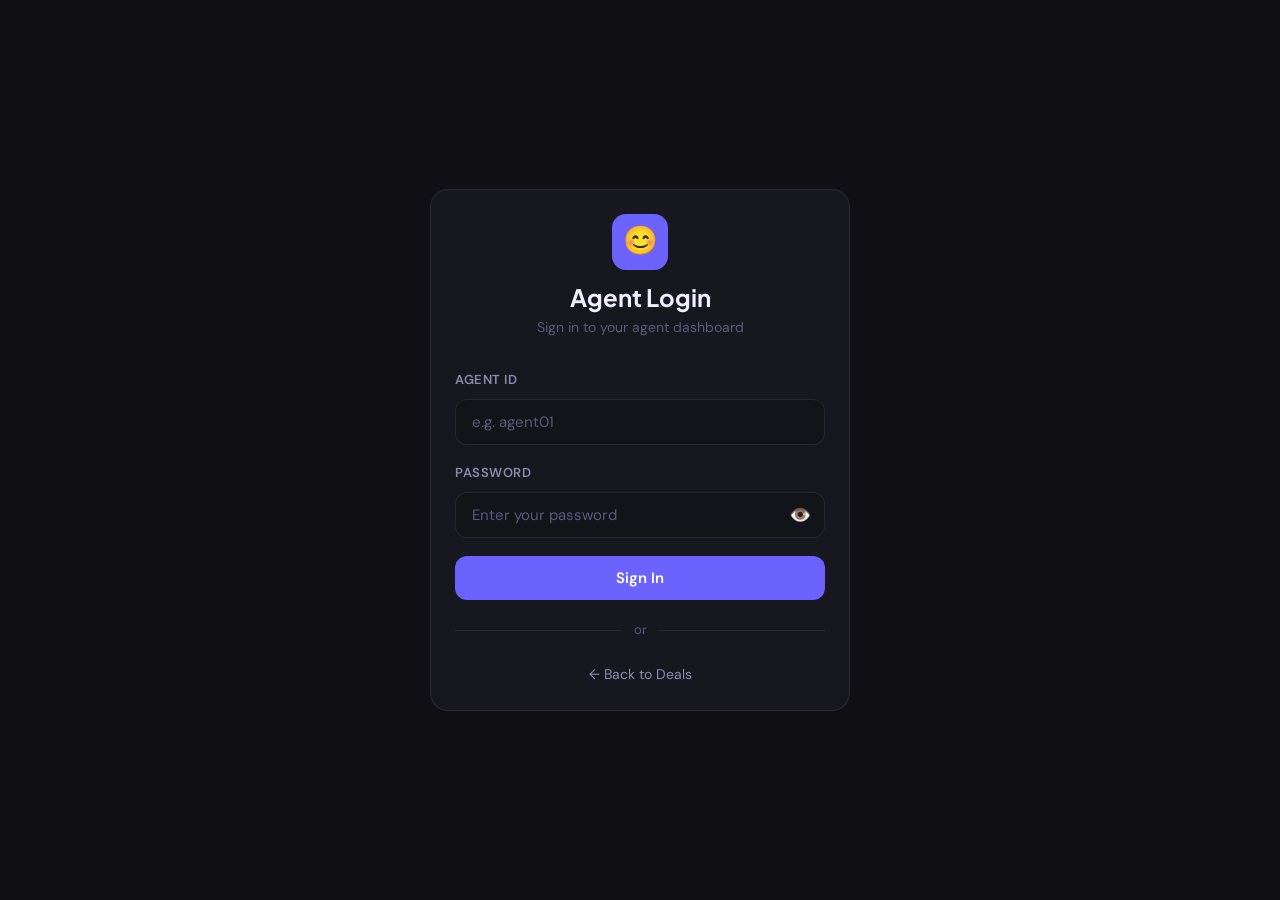
<file: frontend/agent-dashboard.html>
<!DOCTYPE html>
<html lang="en">
<head>
  <meta charset="UTF-8">
  <meta name="viewport" content="width=device-width, initial-scale=1.0">
  <title>Agent Dashboard — Happiness Hub</title>
  <link rel="stylesheet" href="styles/main.css">
  <style>
    .dashboard-page { max-width: 1100px; margin: 0 auto; padding: 28px 20px; }

    /* Top bar */
    .dash-topbar {
      display: flex;
      align-items: center;
      justify-content: space-between;
      margin-bottom: 28px;
      flex-wrap: wrap;
      gap: 12px;
    }
    .dash-welcome h2 { font-size: 1.4rem; margin-bottom: 2px; }
    .dash-welcome p  { font-size: 14px; color: var(--text-secondary); }

    /* Stats */
    .stats-grid { display: grid; grid-template-columns: repeat(4, 1fr); gap: 16px; margin-bottom: 28px; }
    @media (max-width: 768px) { .stats-grid { grid-template-columns: repeat(2, 1fr); } }

    /* Tabs */
    .tabs { display: flex; gap: 4px; background: var(--bg-card); border: 1px solid var(--border); border-radius: var(--radius-md); padding: 4px; margin-bottom: 24px; }
    .tab-btn {
      flex: 1;
      padding: 9px 16px;
      border-radius: var(--radius-sm);
      border: none;
      background: none;
      color: var(--text-secondary);
      font-size: 14px;
      font-weight: 500;
      cursor: pointer;
      transition: all 0.2s;
      font-family: var(--font-body);
    }
    .tab-btn.active { background: var(--primary); color: #fff; }
    .tab-btn:hover:not(.active) { background: var(--bg-elevated); color: var(--text-primary); }

    /* Referral box */
    .referral-box {
      background: linear-gradient(135deg, var(--bg-elevated), var(--bg-card));
      border: 1px solid var(--border);
      border-radius: var(--radius-lg);
      padding: 20px 24px;
      margin-bottom: 28px;
      display: flex;
      align-items: center;
      justify-content: space-between;
      gap: 16px;
      flex-wrap: wrap;
    }
    .referral-link-text {
      font-family: monospace;
      font-size: 14px;
      background: var(--bg-input);
      border: 1px solid var(--border);
      border-radius: var(--radius-sm);
      padding: 10px 16px;
      color: var(--primary-light);
      flex: 1;
      min-width: 200px;
    }

    /* Order form */
    .order-form-card { max-width: 680px; }
    .form-row-3 { display: grid; grid-template-columns: 1fr 1fr 1fr; gap: 16px; }
    @media (max-width: 600px) { .form-row-3 { grid-template-columns: 1fr; } }

    /* Search */
    .orders-toolbar { display: flex; gap: 12px; margin-bottom: 16px; flex-wrap: wrap; }
    .orders-search { flex: 1; min-width: 200px; position: relative; }
    .orders-search input { width: 100%; padding-left: 36px; }
    .orders-search-icon { position: absolute; left: 12px; top: 50%; transform: translateY(-50%); color: var(--text-muted); pointer-events: none; }

    /* Status filter */
    .status-filter { display: flex; gap: 8px; flex-wrap: wrap; }
    .status-chip {
      padding: 6px 14px;
      border-radius: 50px;
      border: 1px solid var(--border);
      background: var(--bg-card);
      color: var(--text-secondary);
      font-size: 13px;
      cursor: pointer;
      transition: all 0.2s;
    }
    .status-chip.active { background: var(--primary); border-color: var(--primary); color: #fff; }

    /* Upload area */
    .upload-area {
      border: 2px dashed var(--border);
      border-radius: var(--radius-md);
      padding: 20px;
      text-align: center;
      cursor: pointer;
      transition: border-color 0.2s;
    }
    .upload-area:hover { border-color: var(--primary); }
    .upload-area input { display: none; }
    .upload-thumb { max-height: 80px; margin: 8px auto 0; border-radius: 6px; }
  </style>
</head>
<body>

<!-- NAVBAR -->
<nav class="navbar">
  <div class="navbar-inner">
    <a href="index.html" class="navbar-logo">
      <div class="logo-icon">😊</div>
      Happiness<span>Hub</span>
    </a>
    <div class="navbar-links">
      <a href="index.html">Deals</a>
      <a href="agent-dashboard.html" class="active">Dashboard</a>
    </div>
    <button onclick="logout()" class="btn-secondary btn-sm">Sign Out</button>
  </div>
</nav>

<div class="dashboard-page">

  <!-- Top Bar -->
  <div class="dash-topbar">
    <div class="dash-welcome">
      <h2>👋 Welcome back, <span id="agentName">Agent</span></h2>
      <p>Manage your orders and track your commissions</p>
    </div>
    <button onclick="showTab('submit')" class="btn-primary">+ Submit New Order</button>
  </div>

  <!-- Referral Link -->
  <div class="referral-box">
    <div>
      <div style="font-size:13px;color:var(--text-muted);margin-bottom:6px;">🔗 YOUR REFERRAL LINK</div>
      <div class="referral-link-text" id="referralLink">Loading...</div>
    </div>
    <button onclick="copyReferral()" class="btn-secondary btn-sm" id="copyBtn">📋 Copy Link</button>
  </div>

  <!-- Stats -->
  <div class="stats-grid" id="statsGrid">
    <div class="stat-card"><div class="stat-icon">📋</div><div><div class="stat-value" id="statTotal">—</div><div class="stat-label">Total Orders</div></div></div>
    <div class="stat-card"><div class="stat-icon">⏳</div><div><div class="stat-value" id="statPending">—</div><div class="stat-label">Pending</div></div></div>
    <div class="stat-card"><div class="stat-icon">✅</div><div><div class="stat-value" id="statDone">—</div><div class="stat-label">Cashback Sent</div></div></div>
    <div class="stat-card"><div class="stat-icon">💰</div><div><div class="stat-value" id="statCashback">—</div><div class="stat-label">Total Cashback</div></div></div>
  </div>

  <!-- Tabs -->
  <div class="tabs">
    <button class="tab-btn active" id="tabOrders" onclick="showTab('orders')">📋 My Orders</button>
    <button class="tab-btn" id="tabSubmit" onclick="showTab('submit')">➕ Submit Order</button>
  </div>

  <!-- ORDERS TAB -->
  <div id="panelOrders">
    <div class="orders-toolbar">
      <div class="orders-search">
        <span class="orders-search-icon">🔍</span>
        <input type="text" class="form-control" id="ordersSearch" placeholder="Search by buyer, product, order ID..." oninput="filterOrders()">
      </div>
      <select class="form-control" id="statusFilter" onchange="filterOrders()" style="max-width:180px;">
        <option value="">All Statuses</option>
        <option>Pending</option>
        <option>Ordered</option>
        <option>Delivered</option>
        <option>Cashback Sent</option>
        <option>Rejected</option>
        <option>Need More Info</option>
        <option>PayPal Issue</option>
      </select>
    </div>
    <div class="table-container" id="ordersTableWrap">
      <div style="display:flex;align-items:center;justify-content:center;padding:60px;gap:12px;">
        <div class="spinner"></div>
        <span style="color:var(--text-secondary);">Loading orders...</span>
      </div>
    </div>
  </div>

  <!-- SUBMIT ORDER TAB -->
  <div id="panelSubmit" style="display:none;">
    <div class="card order-form-card">
      <h3 style="margin-bottom:20px;">📝 Submit Order on Behalf of Buyer</h3>
      <form id="orderForm" novalidate>

        <div style="display:grid;grid-template-columns:1fr 1fr;gap:16px;">
          <div class="form-group">
            <label class="form-label" for="buyerName">Buyer Name *</label>
            <input type="text" id="buyerName" class="form-control" placeholder="Full name" required>
          </div>
          <div class="form-group">
            <label class="form-label" for="buyerWhatsapp">Buyer WhatsApp *</label>
            <input type="tel" id="buyerWhatsapp" class="form-control" placeholder="+1234567890" required>
          </div>
        </div>

        <div class="form-group">
          <label class="form-label" for="productSelect">Select Product *</label>
          <select id="productSelect" class="form-control" required>
            <option value="">Loading products...</option>
          </select>
        </div>

        <div class="form-group">
          <label class="form-label" for="amazonOrderId">Amazon / Store Order ID *</label>
          <input type="text" id="amazonOrderId" class="form-control" placeholder="e.g. 114-XXXXXXX-XXXXXXX" required>
        </div>

        <div class="form-group">
          <label class="form-label">Order Screenshot *</label>
          <div class="upload-area" onclick="document.getElementById('screenshotFile').click()">
            <input type="file" id="screenshotFile" accept="image/*" onchange="previewScreenshot(event)">
            <div id="uploadPlaceholder">
              <div style="font-size:24px;">📷</div>
              <div style="font-size:13px;color:var(--text-secondary);margin-top:6px;">Click to upload screenshot</div>
            </div>
            <img id="screenshotPreview" class="upload-thumb" style="display:none;">
          </div>
        </div>

        <div class="form-group">
          <label class="form-label" for="orderNotes">Notes (optional)</label>
          <textarea id="orderNotes" class="form-control" rows="2" placeholder="Any additional information..."></textarea>
        </div>

        <div style="display:flex;gap:12px;flex-wrap:wrap;">
          <button type="submit" class="btn-primary" id="submitBtn">Submit Order</button>
          <button type="button" onclick="showTab('orders')" class="btn-secondary">Cancel</button>
        </div>
      </form>

      <div id="submitSuccess" style="display:none;text-align:center;padding:24px;">
        <div style="font-size:48px;">🎉</div>
        <h3 style="margin:12px 0 8px;">Order Submitted!</h3>
        <p>Order ID: <strong id="newOrderId" style="color:var(--primary-light);"></strong></p>
        <div style="display:flex;gap:12px;justify-content:center;margin-top:20px;flex-wrap:wrap;">
          <button onclick="resetAndNew()" class="btn-primary">Submit Another</button>
          <button onclick="showTab('orders')" class="btn-secondary">View Orders</button>
        </div>
      </div>
    </div>
  </div>

</div>

<script src="lib/hh.js"></script>
<script>
  let session = null;
  let allOrders = [];
  let products = [];

  document.addEventListener("DOMContentLoaded", async () => {
    session = HH.requireAuth("agent", "agent-login.html");
    if (!session) return;

    document.getElementById("agentName").textContent = session.name || session.actor_id;
    document.getElementById("referralLink").textContent =
      `${location.origin}${location.pathname.replace("agent-dashboard.html", "")}?ref=${session.actor_id}`;

    await Promise.all([loadOrders(), loadProducts()]);
  });

  // ── TABS ────────────────────────────────────────────────────
  function showTab(tab) {
    document.getElementById("panelOrders").style.display = tab === "orders" ? "block" : "none";
    document.getElementById("panelSubmit").style.display = tab === "submit" ? "block" : "none";
    document.getElementById("tabOrders").classList.toggle("active", tab === "orders");
    document.getElementById("tabSubmit").classList.toggle("active", tab === "submit");
  }

  // ── COPY REFERRAL ────────────────────────────────────────────
  function copyReferral() {
    const text = document.getElementById("referralLink").textContent;
    navigator.clipboard.writeText(text).then(() => {
      const btn = document.getElementById("copyBtn");
      btn.textContent = "✅ Copied!";
      setTimeout(() => btn.textContent = "📋 Copy Link", 2000);
    });
  }

  // ── LOAD ORDERS ──────────────────────────────────────────────
  async function loadOrders() {
    const auth = HH.getAuthBody("agent");
    const res = await HH.post("getAgentOrders", auth);

    if (!res.success) {
      document.getElementById("ordersTableWrap").innerHTML =
        `<div style="padding:40px;text-align:center;color:var(--text-secondary);">${HH.escapeHtml(res.error)}</div>`;
      return;
    }

    allOrders = res.orders || [];

    // Update stats
    const s = res.stats || {};
    document.getElementById("statTotal").textContent = s.total ?? allOrders.length;
    document.getElementById("statPending").textContent = s.pending ?? 0;
    document.getElementById("statDone").textContent = s.completed ?? 0;
    document.getElementById("statCashback").textContent = HH.formatCashback(s.total_cashback ?? 0);

    renderOrdersTable(allOrders);
  }

  function filterOrders() {
    const q = (document.getElementById("ordersSearch").value || "").toLowerCase();
    const statusVal = document.getElementById("statusFilter").value;
    let filtered = allOrders;
    if (statusVal) filtered = filtered.filter(o => o.status === statusVal);
    if (q) filtered = filtered.filter(o =>
      (o.buyer_name || "").toLowerCase().includes(q) ||
      (o.product_title || "").toLowerCase().includes(q) ||
      (o.order_id || "").toLowerCase().includes(q) ||
      (o.amazon_order_id || "").toLowerCase().includes(q) ||
      (o.buyer_whatsapp || "").includes(q)
    );
    renderOrdersTable(filtered);
  }

  function renderOrdersTable(orders) {
    const wrap = document.getElementById("ordersTableWrap");
    if (!orders.length) {
      wrap.innerHTML = `<div style="padding:48px;text-align:center;color:var(--text-secondary);">
        <div style="font-size:36px;margin-bottom:12px;">📋</div>
        <p>No orders found.</p>
      </div>`;
      return;
    }

    wrap.innerHTML = `
      <table>
        <thead>
          <tr>
            <th>Buyer</th>
            <th>Product</th>
            <th>Order ID</th>
            <th>Cashback</th>
            <th>Status</th>
            <th>Submitted</th>
          </tr>
        </thead>
        <tbody>
          ${orders.map(o => `
            <tr>
              <td>
                <div style="font-weight:500;">${HH.escapeHtml(o.buyer_name)}</div>
                <div style="font-size:12px;color:var(--text-muted);">${HH.escapeHtml(o.buyer_whatsapp)}</div>
              </td>
              <td style="max-width:160px;">
                <div style="overflow:hidden;text-overflow:ellipsis;white-space:nowrap;">${HH.escapeHtml(o.product_title)}</div>
              </td>
              <td style="font-size:12px;font-family:monospace;color:var(--text-secondary);">
                ${HH.escapeHtml(o.amazon_order_id || o.order_id)}
              </td>
              <td style="color:var(--primary-light);font-weight:600;">${HH.formatCashback(o.cashback_amount)}</td>
              <td>${HH.statusBadge(o.status)}</td>
              <td style="font-size:12px;color:var(--text-muted);">${HH.timeAgo(o.submitted_at)}</td>
            </tr>`).join("")}
        </tbody>
      </table>`;
  }

  // ── LOAD PRODUCTS ────────────────────────────────────────────
  async function loadProducts() {
    const res = await HH.get("getProducts");
    if (res.success) {
      products = res.products || [];
      const sel = document.getElementById("productSelect");
      sel.innerHTML = `<option value="">— Select a product —</option>` +
        products.map(p => `<option value="${HH.escapeHtml(p.product_id)}">${HH.escapeHtml(p.title)} (${HH.formatCashback(p.cashback_amount)} cashback)</option>`).join("");
    }
  }

  // ── ORDER FORM ────────────────────────────────────────────────
  document.getElementById("orderForm").addEventListener("submit", async (e) => {
    e.preventDefault();
    const btn = document.getElementById("submitBtn");
    btn.disabled = true;
    btn.textContent = "Submitting...";

    try {
      const name = document.getElementById("buyerName").value.trim();
      const whatsapp = document.getElementById("buyerWhatsapp").value.trim();
      const product_id = document.getElementById("productSelect").value;
      const amazon_order_id = document.getElementById("amazonOrderId").value.trim();
      const notes = document.getElementById("orderNotes").value.trim();
      const fileInput = document.getElementById("screenshotFile");

      if (!name || !whatsapp || !product_id || !amazon_order_id) {
        HH.toast("Please fill in all required fields", "error"); return;
      }
      if (!fileInput.files[0]) {
        HH.toast("Please upload the order screenshot", "error"); return;
      }

      btn.textContent = "Uploading screenshot...";
      let screenshot_url = "";
      try {
        screenshot_url = await HH.uploadFile(fileInput.files[0]);
      } catch (err) {
        HH.toast("Upload failed: " + err.message, "error"); return;
      }

      btn.textContent = "Saving order...";
      const auth = HH.getAuthBody("agent");
      const body = { ...auth, buyer_name: name, buyer_whatsapp: whatsapp, product_id, amazon_order_id, screenshot_url, notes };
      const res = await HH.post("submitOrder", body);

      if (res.success) {
        document.getElementById("orderForm").style.display = "none";
        document.getElementById("submitSuccess").style.display = "block";
        document.getElementById("newOrderId").textContent = res.order_id;
        await loadOrders(); // Refresh stats
      } else {
        HH.toast(res.error || "Submission failed", "error");
      }
    } finally {
      btn.disabled = false;
      btn.textContent = "Submit Order";
    }
  });

  function previewScreenshot(e) {
    const file = e.target.files[0];
    if (!file) return;
    const reader = new FileReader();
    reader.onload = () => {
      document.getElementById("screenshotPreview").src = reader.result;
      document.getElementById("screenshotPreview").style.display = "block";
      document.getElementById("uploadPlaceholder").style.display = "none";
    };
    reader.readAsDataURL(file);
  }

  function resetAndNew() {
    document.getElementById("orderForm").reset();
    document.getElementById("orderForm").style.display = "block";
    document.getElementById("submitSuccess").style.display = "none";
    document.getElementById("screenshotPreview").style.display = "none";
    document.getElementById("uploadPlaceholder").style.display = "block";
  }

  // ── LOGOUT ───────────────────────────────────────────────────
  function logout() {
    HH.clearSession("agent");
    window.location.href = "agent-login.html";
  }
</script>
</body>
</html>
</file>
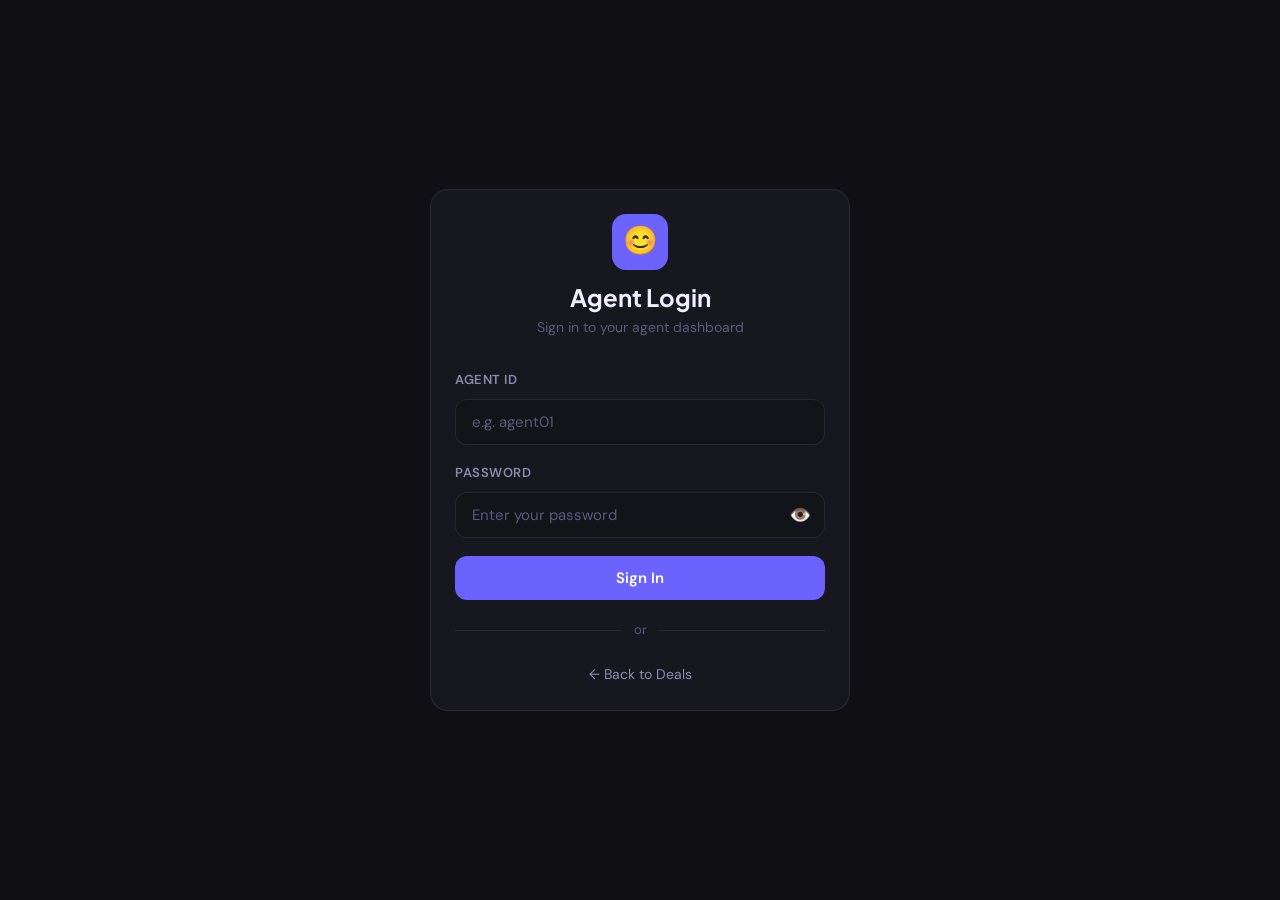
<file: frontend/agent-login.html>
<!DOCTYPE html>
<html lang="en">
<head>
  <meta charset="UTF-8">
  <meta name="viewport" content="width=device-width, initial-scale=1.0">
  <title>Agent Login — Happiness Hub</title>
  <link rel="stylesheet" href="styles/main.css">
  <style>
    body { display: flex; align-items: center; justify-content: center; min-height: 100vh; padding: 20px; }
    .login-card { width: 100%; max-width: 420px; animation: slideUp 0.4s ease; }
    .login-logo { text-align: center; margin-bottom: 32px; }
    .login-logo .logo-icon { width: 56px; height: 56px; font-size: 28px; border-radius: 14px; margin: 0 auto 12px; background: var(--primary); display: flex; align-items: center; justify-content: center; }
    .login-logo h1 { font-size: 1.5rem; margin-bottom: 4px; }
    .login-logo p { font-size: 14px; color: var(--text-muted); }
    .divider { display: flex; align-items: center; gap: 12px; margin: 20px 0; color: var(--text-muted); font-size: 13px; }
    .divider::before, .divider::after { content: ''; flex: 1; height: 1px; background: var(--border); }
  </style>
</head>
<body>

<div class="login-card card">
  <div class="login-logo">
    <div class="logo-icon">😊</div>
    <h1>Agent Login</h1>
    <p>Sign in to your agent dashboard</p>
  </div>

  <form id="loginForm" novalidate>
    <div class="form-group">
      <label class="form-label" for="agentId">Agent ID</label>
      <input type="text" id="agentId" class="form-control" placeholder="e.g. agent01" autocomplete="username" required>
    </div>
    <div class="form-group">
      <label class="form-label" for="password">Password</label>
      <div style="position:relative;">
        <input type="password" id="password" class="form-control" placeholder="Enter your password" autocomplete="current-password" required style="padding-right:48px;">
        <button type="button" onclick="togglePw()" style="position:absolute;right:14px;top:50%;transform:translateY(-50%);background:none;border:none;cursor:pointer;color:var(--text-muted);font-size:18px;" aria-label="Toggle password visibility" id="pwToggle">👁️</button>
      </div>
    </div>

    <div id="loginError" style="display:none;background:rgba(239,68,68,0.1);border:1px solid rgba(239,68,68,0.2);border-radius:var(--radius-md);padding:12px 14px;font-size:14px;color:#ef4444;margin-bottom:16px;"></div>

    <button type="submit" class="btn-primary w-full" id="loginBtn">Sign In</button>
  </form>

  <div class="divider">or</div>
  <div style="text-align:center;">
    <a href="index.html" style="font-size:14px;color:var(--text-secondary);">← Back to Deals</a>
  </div>
</div>

<script src="lib/hh.js"></script>
<script>
  // Redirect if already logged in
  if (HH.getSession("agent")) window.location.href = "agent-dashboard.html";

  let pwVisible = false;
  function togglePw() {
    pwVisible = !pwVisible;
    document.getElementById("password").type = pwVisible ? "text" : "password";
    document.getElementById("pwToggle").textContent = pwVisible ? "🙈" : "👁️";
  }

  document.getElementById("loginForm").addEventListener("submit", async (e) => {
    e.preventDefault();
    const btn = document.getElementById("loginBtn");
    const errBox = document.getElementById("loginError");
    errBox.style.display = "none";

    const agent_id = document.getElementById("agentId").value.trim();
    const password = document.getElementById("password").value;

    if (!agent_id || !password) { showErr("Please enter your Agent ID and password."); return; }

    btn.disabled = true;
    btn.textContent = "Signing in...";

    const res = await HH.post("agentLogin", { agent_id, password });
    btn.disabled = false;
    btn.textContent = "Sign In";

    if (res.success) {
      HH.setSession("agent", {
        token: res.token,
        actor_id: res.agent.agent_id,
        actor_type: "agent",
        name: res.agent.name,
        commission_rate: res.agent.commission_rate,
      });
      window.location.href = "agent-dashboard.html";
    } else {
      showErr(res.error || "Login failed. Check your credentials.");
    }
  });

  function showErr(msg) {
    const errBox = document.getElementById("loginError");
    errBox.textContent = msg;
    errBox.style.display = "block";
  }
</script>
</body>
</html>
</file>
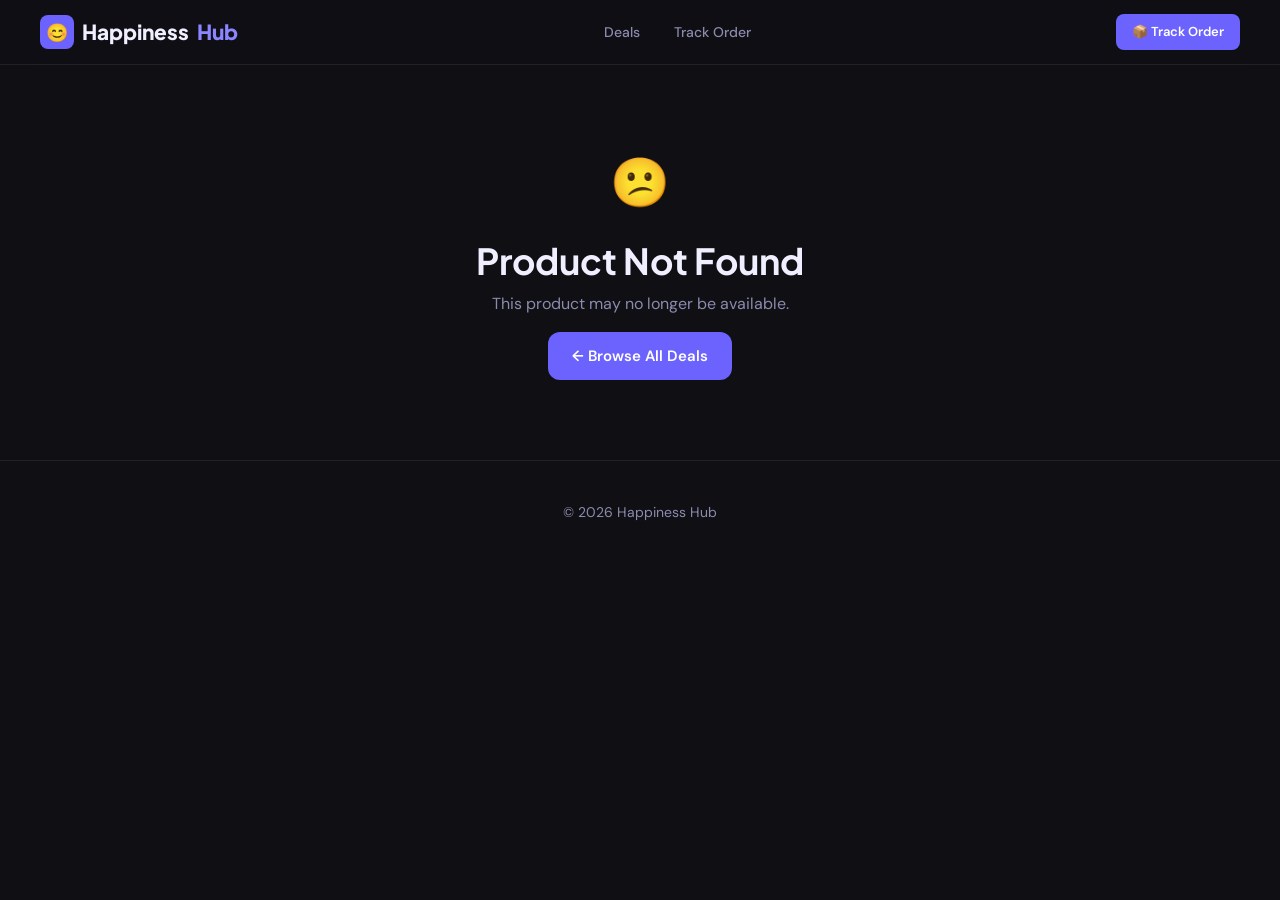
<file: frontend/product.html>
<!DOCTYPE html>
<html lang="en">
<head>
  <meta charset="UTF-8">
  <meta name="viewport" content="width=device-width, initial-scale=1.0">
  <title>Product — Happiness Hub</title>
  <link rel="stylesheet" href="styles/main.css">
  <style>
    .product-detail { max-width: 900px; margin: 40px auto; padding: 0 20px; }
    .breadcrumb { font-size: 13px; color: var(--text-muted); margin-bottom: 24px; }
    .breadcrumb a { color: var(--text-secondary); }

    .product-layout {
      display: grid;
      grid-template-columns: 1fr 1fr;
      gap: 40px;
      align-items: start;
    }
    @media (max-width: 768px) { .product-layout { grid-template-columns: 1fr; } }

    .product-image-wrap {
      border-radius: var(--radius-xl);
      overflow: hidden;
      background: var(--bg-elevated);
      aspect-ratio: 4/3;
    }
    .product-image-wrap img {
      width: 100%; height: 100%; object-fit: cover;
    }

    .product-info { display: flex; flex-direction: column; gap: 16px; }
    .product-info h1 { font-size: 1.6rem; line-height: 1.3; }

    .cashback-box {
      background: linear-gradient(135deg, var(--primary-dark), var(--primary));
      border-radius: var(--radius-lg);
      padding: 20px 24px;
      display: flex;
      align-items: center;
      gap: 16px;
    }
    .cashback-box-icon { font-size: 36px; }
    .cashback-box-amount {
      font-family: var(--font-display);
      font-size: 2rem;
      font-weight: 800;
      color: #fff;
      line-height: 1;
    }
    .cashback-box-label { font-size: 13px; color: rgba(255,255,255,0.7); margin-top: 4px; }

    .meta-row {
      display: flex; gap: 12px; flex-wrap: wrap;
    }
    .meta-chip {
      display: inline-flex; align-items: center; gap: 6px;
      background: var(--bg-elevated);
      border: 1px solid var(--border);
      border-radius: 50px;
      padding: 6px 14px;
      font-size: 13px; color: var(--text-secondary);
    }

    .section-block {
      background: var(--bg-card);
      border: 1px solid var(--border);
      border-radius: var(--radius-lg);
      padding: 20px 24px;
      margin-top: 24px;
    }
    .section-block h3 {
      font-size: 15px;
      color: var(--text-primary);
      margin-bottom: 12px;
      display: flex; align-items: center; gap: 8px;
    }
    .steps { display: flex; flex-direction: column; gap: 10px; padding: 0; list-style: none; }
    .step-item {
      display: flex; align-items: flex-start; gap: 12px;
    }
    .step-num {
      width: 28px; height: 28px;
      background: var(--primary-glow);
      border: 1px solid rgba(108,99,255,0.3);
      color: var(--primary-light);
      border-radius: 50%;
      display: flex; align-items: center; justify-content: center;
      font-size: 12px; font-weight: 700;
      flex-shrink: 0;
      margin-top: 2px;
    }
    .step-text { font-size: 14px; color: var(--text-secondary); line-height: 1.6; }

    .submit-order-section {
      position: sticky;
      top: 84px;
    }
    @media (max-width: 768px) { .submit-order-section { position: static; } }

    .form-row { display: grid; grid-template-columns: 1fr 1fr; gap: 16px; }
    @media (max-width: 480px) { .form-row { grid-template-columns: 1fr; } }

    .upload-area {
      border: 2px dashed var(--border);
      border-radius: var(--radius-md);
      padding: 24px;
      text-align: center;
      cursor: pointer;
      transition: border-color 0.2s;
    }
    .upload-area:hover, .upload-area.drag-over { border-color: var(--primary); }
    .upload-area input { display: none; }
    .upload-preview { max-width: 100%; max-height: 200px; border-radius: var(--radius-sm); margin-top: 12px; }
  </style>
</head>
<body>

<nav class="navbar">
  <div class="navbar-inner">
    <a href="index.html" class="navbar-logo">
      <div class="logo-icon">😊</div>
      Happiness<span>Hub</span>
    </a>
    <div class="navbar-links">
      <a href="index.html">Deals</a>
      <a href="track.html">Track Order</a>
    </div>
    <a href="track.html" class="btn-primary btn-sm hide-mobile">📦 Track Order</a>
  </div>
</nav>

<div id="loadingState" style="display:flex;align-items:center;justify-content:center;height:60vh;flex-direction:column;gap:16px;">
  <div class="spinner"></div>
  <p style="color:var(--text-secondary);">Loading product...</p>
</div>

<div id="productContent" style="display:none;">
  <div class="product-detail">
    <div class="breadcrumb">
      <a href="index.html">← Back to Deals</a>
      <span id="breadcrumbTitle"></span>
    </div>

    <div class="product-layout">

      <!-- LEFT: Info -->
      <div class="product-info">
        <div id="badgeWrap"></div>
        <h1 id="productTitle"></h1>

        <div class="cashback-box">
          <div class="cashback-box-icon">💸</div>
          <div>
            <div class="cashback-box-amount" id="cashbackAmount"></div>
            <div class="cashback-box-label">Cashback after delivery</div>
          </div>
        </div>

        <div class="meta-row" id="metaRow"></div>

        <div id="descriptionWrap"></div>
        <div id="policyWrap"></div>

        <a id="buyBtn" href="#" target="_blank" rel="noopener noreferrer" class="btn-primary" style="justify-content:center;">
          🛒 Buy This Product
        </a>
        <p style="font-size:12px;color:var(--text-muted);text-align:center;">
          Buy using the link above, then submit your order below to claim cashback.
        </p>
      </div>

      <!-- RIGHT: Order Form -->
      <div class="submit-order-section">
        <div class="card">
          <h3 style="margin-bottom:20px;">📝 Submit Order & Claim Cashback</h3>

          <form id="orderForm" novalidate>
            <div class="form-row">
              <div class="form-group">
                <label class="form-label" for="buyerName">Your Name *</label>
                <input type="text" id="buyerName" class="form-control" placeholder="Full name" required>
              </div>
              <div class="form-group">
                <label class="form-label" for="buyerWhatsapp">WhatsApp Number *</label>
                <input type="tel" id="buyerWhatsapp" class="form-control" placeholder="+1234567890" required>
              </div>
            </div>

            <div class="form-group">
              <label class="form-label" for="amazonOrderId">Order ID *</label>
              <input type="text" id="amazonOrderId" class="form-control" placeholder="e.g. 114-XXXXXXX-XXXXXXX" required>
            </div>

            <div class="form-group">
              <label class="form-label">Order Screenshot *</label>
              <div class="upload-area" id="uploadArea" onclick="document.getElementById('screenshotFile').click()">
                <input type="file" id="screenshotFile" accept="image/*" onchange="previewFile(event)">
                <div id="uploadPlaceholder">
                  <div style="font-size:28px;">📷</div>
                  <div style="font-size:14px;color:var(--text-secondary);margin-top:8px;">
                    Click to upload screenshot
                  </div>
                  <div style="font-size:12px;color:var(--text-muted);margin-top:4px;">
                    JPG, PNG up to 5MB
                  </div>
                </div>
                <img id="screenshotPreview" class="upload-preview" style="display:none;">
              </div>
            </div>

            <div class="form-group">
              <label class="form-label" for="orderNotes">Notes (optional)</label>
              <textarea id="orderNotes" class="form-control" rows="2" placeholder="Any additional info..."></textarea>
            </div>

            <button type="submit" class="btn-primary w-full" id="submitBtn">
              Submit Order & Claim Cashback
            </button>
          </form>
        </div>

        <div id="orderSuccessCard" style="display:none;" class="card mt-16">
          <div style="text-align:center;padding:16px;">
            <div style="font-size:48px;">🎉</div>
            <h3 style="margin:12px 0 8px;">Order Submitted!</h3>
            <p>Your order ID is <strong id="confirmedOrderId" style="color:var(--primary-light);"></strong></p>
            <p style="margin-top:8px;">We'll process your cashback soon. Track your order below.</p>
            <a href="track.html" class="btn-primary mt-16">📦 Track My Order</a>
          </div>
        </div>
      </div>
    </div>

    <!-- How It Works -->
    <div class="section-block">
      <h3>📋 How Cashback Works</h3>
      <ol class="steps" id="howItWorks">
        <li class="step-item">
          <span class="step-num">1</span>
          <span class="step-text">Click "Buy This Product" and complete your purchase on the store.</span>
        </li>
        <li class="step-item">
          <span class="step-num">2</span>
          <span class="step-text">Take a screenshot of your order confirmation page.</span>
        </li>
        <li class="step-item">
          <span class="step-num">3</span>
          <span class="step-text">Submit your order using the form above with your order ID and screenshot.</span>
        </li>
        <li class="step-item">
          <span class="step-num">4</span>
          <span class="step-text">Wait for delivery, then our team will send your cashback!</span>
        </li>
      </ol>
    </div>

    <div id="productInstructions" style="display:none;" class="section-block">
      <h3>📌 Product Instructions</h3>
      <div id="instructionsText" style="font-size:14px;color:var(--text-secondary);line-height:1.8;"></div>
    </div>
  </div>
</div>

<div id="errorState" style="display:none;text-align:center;padding:80px 20px;">
  <div style="font-size:48px;">😕</div>
  <h2 style="margin:16px 0 8px;">Product Not Found</h2>
  <p>This product may no longer be available.</p>
  <a href="index.html" class="btn-primary mt-16">← Browse All Deals</a>
</div>

<footer class="footer">
  <div class="container">
    <p>© <span id="year"></span> Happiness Hub</p>
  </div>
</footer>

<script src="lib/hh.js"></script>
<script>
  let currentProduct = null;

  document.addEventListener("DOMContentLoaded", async () => {
    document.getElementById("year").textContent = new Date().getFullYear();
    HH.captureRef();

    const params = new URLSearchParams(window.location.search);
    const id = params.get("id");
    if (!id) { showError(); return; }
    await loadProduct(id);
  });

  async function loadProduct(id) {
    const res = await HH.get("getProduct", { id });
    document.getElementById("loadingState").style.display = "none";

    if (!res.success || !res.product) { showError(); return; }

    currentProduct = res.product;
    renderProduct(res.product);
  }

  function showError() {
    document.getElementById("loadingState").style.display = "none";
    document.getElementById("errorState").style.display = "block";
  }

  function renderProduct(p) {
    document.title = `${p.title} — Happiness Hub`;
    document.getElementById("breadcrumbTitle").textContent = ` / ${p.title}`;
    document.getElementById("productTitle").textContent = p.title;
    document.getElementById("cashbackAmount").textContent = HH.formatCashback(p.cashback_amount);

    // Badge
    if (p.badge_text) {
      document.getElementById("badgeWrap").innerHTML =
        `<div class="product-card-badge" style="position:static;display:inline-block;margin-bottom:8px;">${HH.escapeHtml(p.badge_text)}</div>`;
    }

    // Image
    const imgFallback = `https://placehold.co/600x450/1E1E2A/6C63FF?text=${encodeURIComponent(p.title)}`;
    const imgWrap = document.createElement("div");
    imgWrap.className = "product-image-wrap";
    imgWrap.innerHTML = `<img src="${HH.escapeHtml(p.image_url) || imgFallback}"
      alt="${HH.escapeHtml(p.title)}" onerror="this.src='${imgFallback}'">`;
    document.querySelector(".product-layout").insertBefore(imgWrap, document.querySelector(".product-info"));

    // Meta chips
    const metas = [];
    if (p.sold_by)      metas.push(`<span class="meta-chip">🏪 ${HH.escapeHtml(p.sold_by)}</span>`);
    if (p.category)     metas.push(`<span class="meta-chip">🏷️ ${HH.escapeHtml(p.category)}</span>`);
    if (p.stock_status) metas.push(`<span class="meta-chip">📦 ${HH.escapeHtml(p.stock_status)}</span>`);
    if (p.deadline)     metas.push(`<span class="meta-chip">⏳ Ends ${HH.escapeHtml(p.deadline)}</span>`);
    document.getElementById("metaRow").innerHTML = metas.join("");

    // Description
    if (p.description) {
      document.getElementById("descriptionWrap").innerHTML =
        `<p style="font-size:14px;line-height:1.8;color:var(--text-secondary);">${HH.escapeHtml(p.description)}</p>`;
    }

    // Policy
    if (p.policy) {
      document.getElementById("policyWrap").innerHTML = `
        <div style="background:var(--bg-elevated);border:1px solid var(--border);border-radius:var(--radius-md);padding:14px 16px;">
          <div style="font-size:12px;font-weight:600;color:var(--text-muted);text-transform:uppercase;letter-spacing:0.5px;margin-bottom:6px;">Policy</div>
          <div style="font-size:14px;color:var(--text-secondary);">${HH.escapeHtml(p.policy)}</div>
        </div>`;
    }

    // Buy button
    document.getElementById("buyBtn").href = p.link || "#";

    // Instructions
    if (p.instructions) {
      document.getElementById("productInstructions").style.display = "block";
      document.getElementById("instructionsText").textContent = p.instructions;
    }

    document.getElementById("productContent").style.display = "block";
  }

  // ── ORDER FORM ──────────────────────────────────────────────
  document.getElementById("orderForm").addEventListener("submit", async (e) => {
    e.preventDefault();
    const btn = document.getElementById("submitBtn");
    btn.disabled = true;
    btn.textContent = "Submitting...";

    try {
      const name = document.getElementById("buyerName").value.trim();
      const whatsapp = document.getElementById("buyerWhatsapp").value.trim();
      const orderId = document.getElementById("amazonOrderId").value.trim();
      const notes = document.getElementById("orderNotes").value.trim();
      const fileInput = document.getElementById("screenshotFile");

      if (!name || !whatsapp || !orderId) {
        HH.toast("Please fill in all required fields", "error");
        return;
      }
      if (!fileInput.files[0]) {
        HH.toast("Please upload your order screenshot", "error");
        return;
      }

      // Upload screenshot
      btn.textContent = "Uploading screenshot...";
      let screenshotUrl = "";
      try {
        screenshotUrl = await HH.uploadFile(fileInput.files[0]);
      } catch (uploadErr) {
        HH.toast("Screenshot upload failed: " + uploadErr.message, "error");
        return;
      }

      btn.textContent = "Saving order...";
      const body = {
        buyer_name: name,
        buyer_whatsapp: whatsapp,
        product_id: currentProduct.product_id,
        amazon_order_id: orderId,
        screenshot_url: screenshotUrl,
        notes,
        agent_id: HH.getRef() || "direct",
      };

      const res = await HH.post("submitOrder", body);

      if (res.success) {
        document.getElementById("orderForm").style.display = "none";
        document.getElementById("orderSuccessCard").style.display = "block";
        document.getElementById("confirmedOrderId").textContent = res.order_id;
        document.getElementById("orderSuccessCard").scrollIntoView({ behavior: "smooth", block: "center" });
      } else {
        HH.toast(res.error || "Submission failed", "error");
      }
    } finally {
      btn.disabled = false;
      btn.textContent = "Submit Order & Claim Cashback";
    }
  });

  // ── FILE PREVIEW ────────────────────────────────────────────
  function previewFile(e) {
    const file = e.target.files[0];
    if (!file) return;
    if (file.size > 5 * 1024 * 1024) { HH.toast("File must be under 5MB", "error"); return; }
    const reader = new FileReader();
    reader.onload = () => {
      document.getElementById("screenshotPreview").src = reader.result;
      document.getElementById("screenshotPreview").style.display = "block";
      document.getElementById("uploadPlaceholder").style.display = "none";
    };
    reader.readAsDataURL(file);
  }

  // Drag and drop
  const uploadArea = document.getElementById("uploadArea");
  uploadArea.addEventListener("dragover", e => { e.preventDefault(); uploadArea.classList.add("drag-over"); });
  uploadArea.addEventListener("dragleave", () => uploadArea.classList.remove("drag-over"));
  uploadArea.addEventListener("drop", e => {
    e.preventDefault();
    uploadArea.classList.remove("drag-over");
    const file = e.dataTransfer.files[0];
    if (file) {
      document.getElementById("screenshotFile").files = e.dataTransfer.files;
      previewFile({ target: { files: [file] } });
    }
  });
</script>
</body>
</html>
</file>
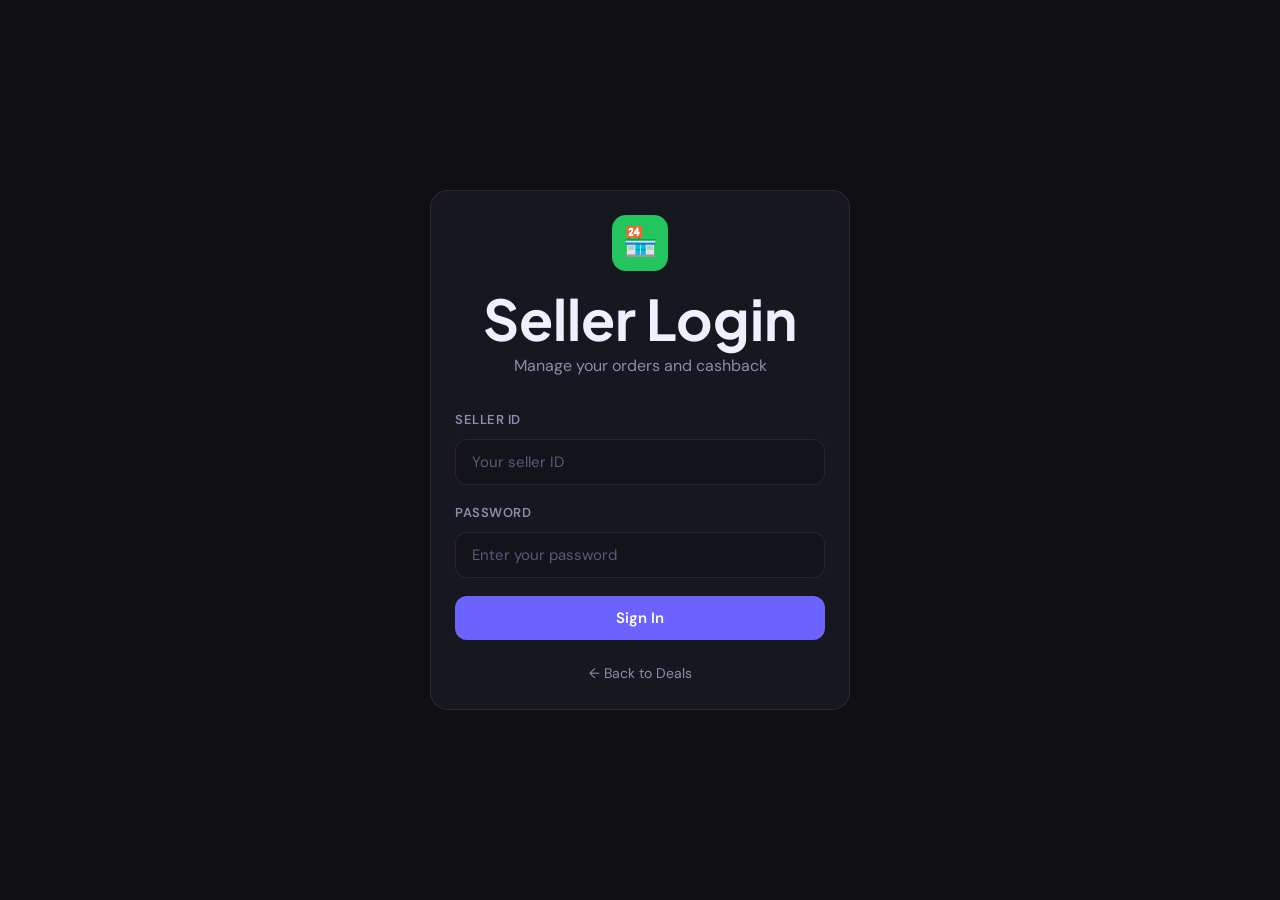
<file: frontend/seller-dashboard.html>
<!DOCTYPE html>
<html lang="en">
<head>
  <meta charset="UTF-8">
  <meta name="viewport" content="width=device-width, initial-scale=1.0">
  <title>Seller Dashboard — Happiness Hub</title>
  <link rel="stylesheet" href="styles/main.css">
  <style>
    .dashboard-page { max-width: 1100px; margin: 0 auto; padding: 28px 20px; }
    .dash-topbar { display: flex; align-items: center; justify-content: space-between; margin-bottom: 28px; flex-wrap: wrap; gap: 12px; }
    .stats-grid { display: grid; grid-template-columns: repeat(5, 1fr); gap: 14px; margin-bottom: 28px; }
    @media (max-width: 900px) { .stats-grid { grid-template-columns: repeat(3, 1fr); } }
    @media (max-width: 600px) { .stats-grid { grid-template-columns: repeat(2, 1fr); } }

    .orders-toolbar { display: flex; gap: 12px; margin-bottom: 16px; flex-wrap: wrap; align-items: center; }
    .toolbar-search { flex: 1; min-width: 200px; position: relative; }
    .toolbar-search input { width: 100%; padding-left: 36px; }
    .toolbar-icon { position: absolute; left: 12px; top: 50%; transform: translateY(-50%); color: var(--text-muted); pointer-events: none; }

    /* Order detail modal */
    .order-row { cursor: pointer; }
    .order-row:hover td { background: var(--bg-elevated); }

    .detail-grid { display: grid; grid-template-columns: 1fr 1fr; gap: 12px; }
    @media (max-width: 500px) { .detail-grid { grid-template-columns: 1fr; } }
    .detail-item { background: var(--bg-elevated); border-radius: var(--radius-md); padding: 12px 14px; }
    .detail-item-label { font-size: 11px; color: var(--text-muted); text-transform: uppercase; letter-spacing: 0.5px; margin-bottom: 4px; }
    .detail-item-value { font-size: 14px; color: var(--text-primary); word-break: break-word; }
  </style>
</head>
<body>

<nav class="navbar">
  <div class="navbar-inner">
    <a href="index.html" class="navbar-logo">
      <div class="logo-icon">😊</div>
      Happiness<span>Hub</span>
    </a>
    <div style="display:flex;align-items:center;gap:12px;">
      <span style="font-size:14px;color:var(--text-secondary);" id="storeName"></span>
      <button onclick="logout()" class="btn-secondary btn-sm">Sign Out</button>
    </div>
  </div>
</nav>

<div class="dashboard-page">
  <div class="dash-topbar">
    <div>
      <h2 style="font-size:1.4rem;margin-bottom:2px;">🏪 Seller Dashboard</h2>
      <p style="font-size:14px;color:var(--text-secondary);">View and manage your orders</p>
    </div>
    <button onclick="loadOrders()" class="btn-secondary btn-sm">🔄 Refresh</button>
  </div>

  <!-- Stats -->
  <div class="stats-grid">
    <div class="stat-card"><div class="stat-icon">📋</div><div><div class="stat-value" id="statTotal">—</div><div class="stat-label">Total</div></div></div>
    <div class="stat-card"><div class="stat-icon">⏳</div><div><div class="stat-value" id="statPending">—</div><div class="stat-label">Pending</div></div></div>
    <div class="stat-card"><div class="stat-icon">📦</div><div><div class="stat-value" id="statDelivered">—</div><div class="stat-label">Delivered</div></div></div>
    <div class="stat-card"><div class="stat-icon">💸</div><div><div class="stat-value" id="statSent">—</div><div class="stat-label">Cashback Sent</div></div></div>
    <div class="stat-card"><div class="stat-icon">❌</div><div><div class="stat-value" id="statRejected">—</div><div class="stat-label">Rejected</div></div></div>
  </div>

  <!-- Toolbar -->
  <div class="orders-toolbar">
    <div class="toolbar-search">
      <span class="toolbar-icon">🔍</span>
      <input type="text" class="form-control" id="searchInput" placeholder="Search buyer, product, order ID..." oninput="filterOrders()">
    </div>
    <select class="form-control" id="statusFilter" onchange="filterOrders()" style="max-width:180px;">
      <option value="">All Statuses</option>
      <option>Pending</option>
      <option>Ordered</option>
      <option>Delivered</option>
      <option>Cashback Sent</option>
      <option>Rejected</option>
      <option>Need More Info</option>
      <option>PayPal Issue</option>
    </select>
  </div>

  <!-- Orders Table -->
  <div class="table-container" id="ordersWrap">
    <div style="padding:60px;text-align:center;"><div class="spinner" style="margin:0 auto;"></div></div>
  </div>
</div>

<!-- ORDER DETAIL MODAL -->
<div class="modal-overlay" id="orderModal" style="display:none;" onclick="if(event.target===this)closeModal()">
  <div class="modal" style="max-width:600px;">
    <div class="modal-header">
      <h3>Order Details</h3>
      <button class="modal-close" onclick="closeModal()">✕</button>
    </div>

    <div id="modalContent"></div>

    <div style="margin-top:24px;border-top:1px solid var(--border);padding-top:20px;">
      <h4 style="font-size:14px;margin-bottom:16px;color:var(--text-secondary);">UPDATE ORDER</h4>

      <div class="form-group">
        <label class="form-label">New Status</label>
        <select id="newStatus" class="form-control">
          <option value="">— Keep current status —</option>
          <option>Pending</option>
          <option>Ordered</option>
          <option>Delivered</option>
          <option>Cashback Sent</option>
          <option>Rejected</option>
          <option>Need More Info</option>
          <option>PayPal Issue</option>
        </select>
      </div>

      <div class="form-group">
        <label class="form-label">Notes for Buyer</label>
        <textarea id="sellerNotes" class="form-control" rows="2" placeholder="Optional message to buyer (visible in tracking)..."></textarea>
      </div>

      <div class="form-group" id="proofSection">
        <label class="form-label">Cashback Proof (for Cashback Sent status)</label>
        <div style="display:flex;gap:10px;flex-wrap:wrap;">
          <input type="text" id="proofUrl" class="form-control" placeholder="Paste proof URL (PayPal screenshot link, etc.)" style="flex:1;">
          <span style="color:var(--text-muted);font-size:13px;align-self:center;">or</span>
          <label class="btn-secondary btn-sm" style="cursor:pointer;">
            📎 Upload
            <input type="file" id="proofFile" accept="image/*" style="display:none;" onchange="uploadProof()">
          </label>
        </div>
        <div id="proofUploadStatus" style="font-size:12px;color:var(--text-secondary);margin-top:6px;"></div>
      </div>

      <div id="updateError" style="display:none;color:#ef4444;font-size:14px;margin-bottom:12px;"></div>

      <div style="display:flex;gap:12px;">
        <button onclick="updateOrder()" class="btn-primary" id="updateBtn">Save Changes</button>
        <button onclick="closeModal()" class="btn-secondary">Cancel</button>
      </div>
    </div>
  </div>
</div>

<script src="lib/hh.js"></script>
<script>
  let session = null;
  let allOrders = [];
  let currentOrderId = null;

  document.addEventListener("DOMContentLoaded", async () => {
    session = HH.requireAuth("seller", "seller-login.html");
    if (!session) return;
    document.getElementById("storeName").textContent = session.store_name || session.name;
    await loadOrders();
  });

  async function loadOrders() {
    document.getElementById("ordersWrap").innerHTML =
      `<div style="padding:60px;text-align:center;"><div class="spinner" style="margin:0 auto;"></div></div>`;

    const auth = HH.getAuthBody("seller");
    const res = await HH.post("getSellerOrders", auth);

    if (!res.success) {
      document.getElementById("ordersWrap").innerHTML =
        `<div style="padding:40px;text-align:center;color:#ef4444;">${HH.escapeHtml(res.error)}</div>`;
      return;
    }

    allOrders = res.orders || [];
    const s = res.stats || {};
    document.getElementById("statTotal").textContent = s.total ?? 0;
    document.getElementById("statPending").textContent = s.pending ?? 0;
    document.getElementById("statDelivered").textContent = s.delivered ?? 0;
    document.getElementById("statSent").textContent = s.cashback_sent ?? 0;
    document.getElementById("statRejected").textContent = s.rejected ?? 0;

    renderOrders(allOrders);
  }

  function filterOrders() {
    const q = (document.getElementById("searchInput").value || "").toLowerCase();
    const status = document.getElementById("statusFilter").value;
    let f = allOrders;
    if (status) f = f.filter(o => o.status === status);
    if (q) f = f.filter(o =>
      (o.buyer_name || "").toLowerCase().includes(q) ||
      (o.product_title || "").toLowerCase().includes(q) ||
      (o.order_id || "").toLowerCase().includes(q) ||
      (o.amazon_order_id || "").toLowerCase().includes(q) ||
      (o.buyer_whatsapp || "").includes(q)
    );
    renderOrders(f);
  }

  function renderOrders(orders) {
    if (!orders.length) {
      document.getElementById("ordersWrap").innerHTML =
        `<div style="padding:48px;text-align:center;color:var(--text-secondary);">
          <div style="font-size:36px;margin-bottom:12px;">📋</div><p>No orders found.</p></div>`;
      return;
    }
    document.getElementById("ordersWrap").innerHTML = `
      <table>
        <thead><tr>
          <th>Buyer</th><th>Product</th><th>Order ID</th>
          <th>Cashback</th><th>Status</th><th>Submitted</th><th></th>
        </tr></thead>
        <tbody>
          ${orders.map(o => `
            <tr class="order-row" onclick="openModal('${HH.escapeHtml(o.order_id)}')">
              <td>
                <div style="font-weight:500;">${HH.escapeHtml(o.buyer_name)}</div>
                <div style="font-size:12px;color:var(--text-muted);">${HH.escapeHtml(o.buyer_whatsapp)}</div>
              </td>
              <td style="max-width:150px;"><div style="overflow:hidden;text-overflow:ellipsis;white-space:nowrap;">${HH.escapeHtml(o.product_title)}</div></td>
              <td style="font-size:12px;font-family:monospace;color:var(--text-secondary);">${HH.escapeHtml(o.amazon_order_id)}</td>
              <td style="color:var(--primary-light);font-weight:600;">${HH.formatCashback(o.cashback_amount)}</td>
              <td>${HH.statusBadge(o.status)}</td>
              <td style="font-size:12px;color:var(--text-muted);">${HH.timeAgo(o.submitted_at)}</td>
              <td><button class="btn-secondary btn-sm" onclick="event.stopPropagation();openModal('${HH.escapeHtml(o.order_id)}')">Update</button></td>
            </tr>`).join("")}
        </tbody>
      </table>`;
  }

  // ── MODAL ─────────────────────────────────────────────────────
  function openModal(orderId) {
    const order = allOrders.find(o => o.order_id === orderId);
    if (!order) return;
    currentOrderId = orderId;

    document.getElementById("newStatus").value = "";
    document.getElementById("sellerNotes").value = order.seller_notes || "";
    document.getElementById("proofUrl").value = order.cashback_proof_url || "";
    document.getElementById("updateError").style.display = "none";

    document.getElementById("modalContent").innerHTML = `
      <div class="detail-grid">
        <div class="detail-item">
          <div class="detail-item-label">Buyer Name</div>
          <div class="detail-item-value">${HH.escapeHtml(order.buyer_name)}</div>
        </div>
        <div class="detail-item">
          <div class="detail-item-label">WhatsApp</div>
          <div class="detail-item-value">${HH.escapeHtml(order.buyer_whatsapp)}</div>
        </div>
        <div class="detail-item" style="grid-column:1/-1;">
          <div class="detail-item-label">Product</div>
          <div class="detail-item-value">${HH.escapeHtml(order.product_title)}</div>
        </div>
        <div class="detail-item">
          <div class="detail-item-label">Amazon Order ID</div>
          <div class="detail-item-value">${HH.escapeHtml(order.amazon_order_id)}</div>
        </div>
        <div class="detail-item">
          <div class="detail-item-label">Cashback Amount</div>
          <div class="detail-item-value" style="color:var(--primary-light);font-weight:700;">${HH.formatCashback(order.cashback_amount)}</div>
        </div>
        <div class="detail-item">
          <div class="detail-item-label">Current Status</div>
          <div class="detail-item-value">${HH.statusBadge(order.status)}</div>
        </div>
        <div class="detail-item">
          <div class="detail-item-label">Submitted</div>
          <div class="detail-item-value">${HH.timeAgo(order.submitted_at)}</div>
        </div>
        ${order.screenshot_url ? `
        <div class="detail-item" style="grid-column:1/-1;">
          <div class="detail-item-label">Order Screenshot</div>
          <div class="detail-item-value">
            <a href="${HH.escapeHtml(order.screenshot_url)}" target="_blank" class="btn-secondary btn-sm" style="display:inline-flex;margin-top:4px;">📎 View Screenshot</a>
          </div>
        </div>` : ""}
        ${order.notes ? `
        <div class="detail-item" style="grid-column:1/-1;">
          <div class="detail-item-label">Agent Notes</div>
          <div class="detail-item-value">${HH.escapeHtml(order.notes)}</div>
        </div>` : ""}
      </div>`;

    document.getElementById("orderModal").style.display = "flex";
    document.body.style.overflow = "hidden";
  }

  function closeModal() {
    document.getElementById("orderModal").style.display = "none";
    document.body.style.overflow = "";
    currentOrderId = null;
  }

  async function uploadProof() {
    const file = document.getElementById("proofFile").files[0];
    if (!file) return;
    const status = document.getElementById("proofUploadStatus");
    status.textContent = "Uploading...";
    try {
      const url = await HH.uploadFile(file);
      document.getElementById("proofUrl").value = url;
      status.textContent = "✅ Uploaded successfully";
      status.style.color = "var(--accent-green)";
    } catch (err) {
      status.textContent = "❌ Upload failed: " + err.message;
      status.style.color = "#ef4444";
    }
  }

  async function updateOrder() {
    if (!currentOrderId) return;
    const btn = document.getElementById("updateBtn");
    const errBox = document.getElementById("updateError");
    errBox.style.display = "none";

    const status = document.getElementById("newStatus").value;
    const seller_notes = document.getElementById("sellerNotes").value.trim();
    const cashback_proof_url = document.getElementById("proofUrl").value.trim();

    if (!status && !seller_notes && !cashback_proof_url) {
      errBox.textContent = "Please make at least one change before saving.";
      errBox.style.display = "block";
      return;
    }

    btn.disabled = true;
    btn.textContent = "Saving...";

    const auth = HH.getAuthBody("seller");
    const body = { ...auth, order_id: currentOrderId };
    if (status)              body.status = status;
    if (seller_notes)        body.seller_notes = seller_notes;
    if (cashback_proof_url)  body.cashback_proof_url = cashback_proof_url;

    const res = await HH.post("updateOrderStatus", body);

    btn.disabled = false;
    btn.textContent = "Save Changes";

    if (res.success) {
      HH.toast("Order updated successfully", "success");
      closeModal();
      await loadOrders();
    } else {
      errBox.textContent = res.error || "Update failed";
      errBox.style.display = "block";
    }
  }

  // Keyboard close
  document.addEventListener("keydown", e => { if (e.key === "Escape") closeModal(); });

  function logout() {
    HH.clearSession("seller");
    window.location.href = "seller-login.html";
  }
</script>
</body>
</html>
</file>
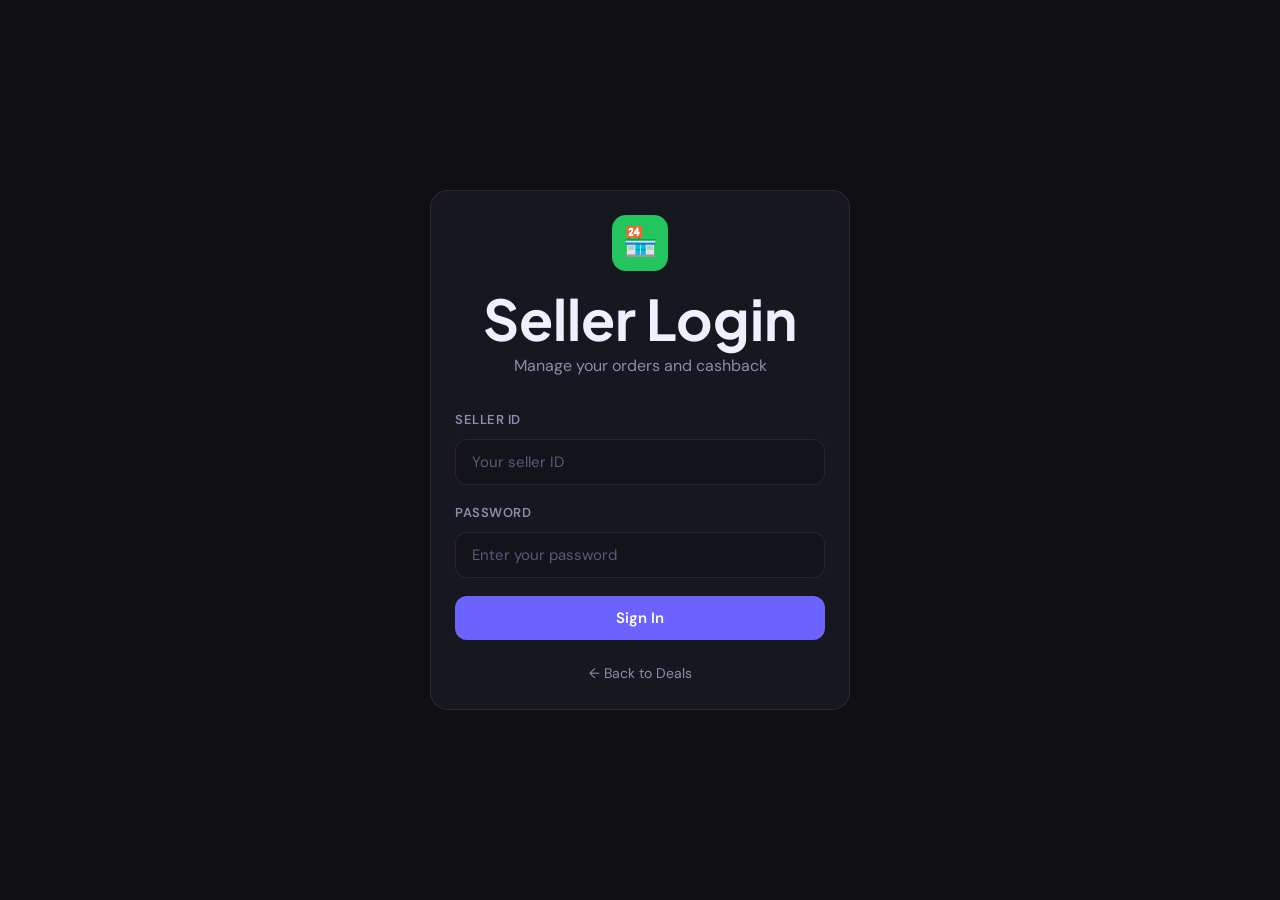
<file: frontend/seller-login.html>
<!DOCTYPE html>
<html lang="en">
<head>
  <meta charset="UTF-8">
  <meta name="viewport" content="width=device-width, initial-scale=1.0">
  <title>Seller Login — Happiness Hub</title>
  <link rel="stylesheet" href="styles/main.css">
  <style>
    body { display: flex; align-items: center; justify-content: center; min-height: 100vh; padding: 20px; }
    .login-card { width: 100%; max-width: 420px; animation: slideUp 0.4s ease; }
    .login-logo { text-align: center; margin-bottom: 32px; }
    .login-logo .logo-icon { width: 56px; height: 56px; font-size: 28px; border-radius: 14px; margin: 0 auto 12px; background: var(--accent-green); display: flex; align-items: center; justify-content: center; }
  </style>
</head>
<body>
<div class="login-card card">
  <div class="login-logo">
    <div class="logo-icon">🏪</div>
    <h1>Seller Login</h1>
    <p>Manage your orders and cashback</p>
  </div>

  <form id="loginForm" novalidate>
    <div class="form-group">
      <label class="form-label" for="sellerId">Seller ID</label>
      <input type="text" id="sellerId" class="form-control" placeholder="Your seller ID" autocomplete="username" required>
    </div>
    <div class="form-group">
      <label class="form-label" for="password">Password</label>
      <input type="password" id="password" class="form-control" placeholder="Enter your password" autocomplete="current-password" required>
    </div>
    <div id="loginError" style="display:none;background:rgba(239,68,68,0.1);border:1px solid rgba(239,68,68,0.2);border-radius:var(--radius-md);padding:12px 14px;font-size:14px;color:#ef4444;margin-bottom:16px;"></div>
    <button type="submit" class="btn-primary w-full" id="loginBtn">Sign In</button>
  </form>

  <div style="text-align:center;margin-top:20px;">
    <a href="index.html" style="font-size:14px;color:var(--text-secondary);">← Back to Deals</a>
  </div>
</div>

<script src="lib/hh.js"></script>
<script>
  if (HH.getSession("seller")) window.location.href = "seller-dashboard.html";

  document.getElementById("loginForm").addEventListener("submit", async (e) => {
    e.preventDefault();
    const btn = document.getElementById("loginBtn");
    const errBox = document.getElementById("loginError");
    errBox.style.display = "none";

    const seller_id = document.getElementById("sellerId").value.trim();
    const password = document.getElementById("password").value;
    if (!seller_id || !password) { showErr("Enter your Seller ID and password."); return; }

    btn.disabled = true;
    btn.textContent = "Signing in...";
    const res = await HH.post("sellerLogin", { seller_id, password });
    btn.disabled = false;
    btn.textContent = "Sign In";

    if (res.success) {
      HH.setSession("seller", {
        token: res.token,
        actor_id: res.seller.seller_id,
        actor_type: "seller",
        name: res.seller.name,
        store_name: res.seller.store_name,
      });
      window.location.href = "seller-dashboard.html";
    } else {
      showErr(res.error || "Login failed.");
    }
  });

  function showErr(msg) {
    const e = document.getElementById("loginError");
    e.textContent = msg;
    e.style.display = "block";
  }
</script>
</body>
</html>
</file>
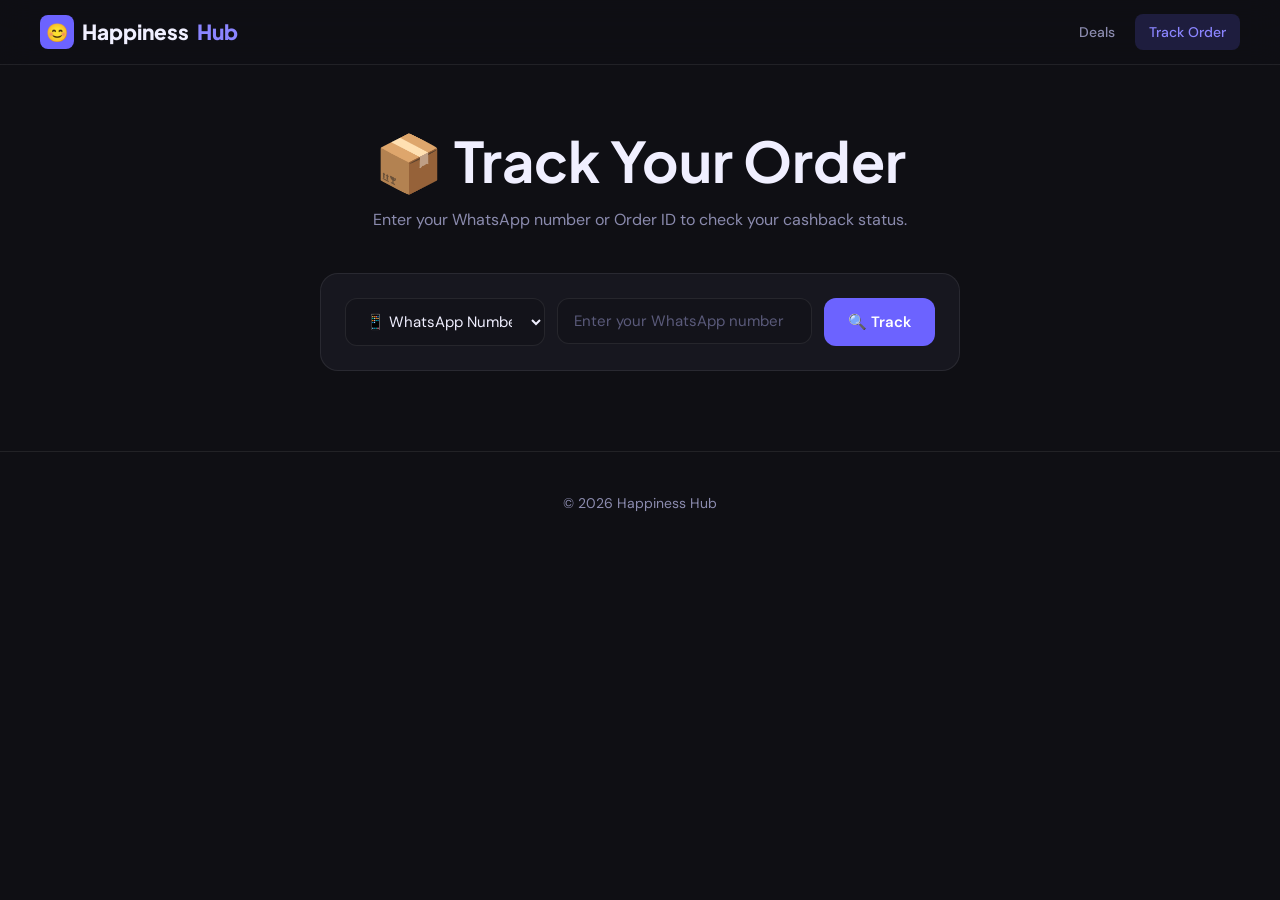
<file: frontend/track.html>
<!DOCTYPE html>
<html lang="en">
<head>
  <meta charset="UTF-8">
  <meta name="viewport" content="width=device-width, initial-scale=1.0">
  <title>Track Order — Happiness Hub</title>
  <link rel="stylesheet" href="styles/main.css">
  <style>
    .track-page { max-width: 680px; margin: 60px auto; padding: 0 20px; }
    .order-card { margin-top: 24px; animation: slideUp 0.4s ease; }

    .progress-bar-wrap {
      display: flex;
      justify-content: space-between;
      position: relative;
      margin: 24px 0;
    }
    .progress-bar-wrap::before {
      content: '';
      position: absolute;
      top: 16px;
      left: 12%;
      right: 12%;
      height: 2px;
      background: var(--border);
      z-index: 0;
    }
    .progress-step {
      display: flex;
      flex-direction: column;
      align-items: center;
      gap: 8px;
      z-index: 1;
      flex: 1;
    }
    .progress-dot {
      width: 32px; height: 32px;
      border-radius: 50%;
      border: 2px solid var(--border);
      background: var(--bg);
      display: flex; align-items: center; justify-content: center;
      font-size: 14px;
      transition: all 0.3s;
    }
    .progress-dot.done    { background: var(--accent-green); border-color: var(--accent-green); }
    .progress-dot.active  { background: var(--primary); border-color: var(--primary); box-shadow: 0 0 12px rgba(108,99,255,0.4); }
    .progress-dot.error   { background: var(--accent); border-color: var(--accent); }
    .progress-label {
      font-size: 11px;
      color: var(--text-muted);
      text-align: center;
      line-height: 1.3;
    }
    .progress-label.active { color: var(--primary-light); font-weight: 600; }

    .order-detail-row {
      display: flex;
      justify-content: space-between;
      padding: 12px 0;
      border-bottom: 1px solid var(--border);
      font-size: 14px;
    }
    .order-detail-row:last-child { border-bottom: none; }
    .order-detail-label { color: var(--text-muted); }
    .order-detail-value { color: var(--text-primary); font-weight: 500; }
  </style>
</head>
<body>

<nav class="navbar">
  <div class="navbar-inner">
    <a href="index.html" class="navbar-logo">
      <div class="logo-icon">😊</div>
      Happiness<span>Hub</span>
    </a>
    <div class="navbar-links">
      <a href="index.html">Deals</a>
      <a href="track.html" class="active">Track Order</a>
    </div>
  </div>
</nav>

<div class="track-page">
  <div style="text-align:center;margin-bottom:40px;">
    <h1 style="margin-bottom:12px;">📦 Track Your Order</h1>
    <p>Enter your WhatsApp number or Order ID to check your cashback status.</p>
  </div>

  <!-- Search Form -->
  <div class="card">
    <div style="display:flex;gap:12px;flex-wrap:wrap;">
      <div style="flex:1;min-width:200px;">
        <select id="trackMethod" class="form-control" onchange="updatePlaceholder()">
          <option value="whatsapp">📱 WhatsApp Number</option>
          <option value="order_id">🔢 Order ID</option>
        </select>
      </div>
      <div style="flex:2;min-width:220px;">
        <input type="text" id="trackInput" class="form-control" placeholder="Enter your WhatsApp number" autocomplete="off">
      </div>
      <button onclick="trackOrder()" class="btn-primary" id="trackBtn">
        🔍 Track
      </button>
    </div>
  </div>

  <!-- Results -->
  <div id="trackResults"></div>
</div>

<footer class="footer" style="margin-top:80px;">
  <div class="container">
    <p>© <span id="year"></span> Happiness Hub</p>
  </div>
</footer>

<script src="lib/hh.js"></script>
<script>
  document.getElementById("year").textContent = new Date().getFullYear();

  // Auto-fill from URL params
  const urlParams = new URLSearchParams(window.location.search);
  const preFill = urlParams.get("order_id") || urlParams.get("whatsapp");
  if (preFill) {
    document.getElementById("trackInput").value = preFill;
    if (urlParams.get("order_id")) {
      document.getElementById("trackMethod").value = "order_id";
      updatePlaceholder();
    }
    trackOrder();
  }

  document.getElementById("trackInput").addEventListener("keydown", e => {
    if (e.key === "Enter") trackOrder();
  });

  function updatePlaceholder() {
    const method = document.getElementById("trackMethod").value;
    document.getElementById("trackInput").placeholder =
      method === "whatsapp" ? "Enter your WhatsApp number" : "Enter Order ID or Amazon Order ID";
  }

  async function trackOrder() {
    const method = document.getElementById("trackMethod").value;
    const value = document.getElementById("trackInput").value.trim();
    const btn = document.getElementById("trackBtn");
    const container = document.getElementById("trackResults");

    if (!value) { HH.toast("Please enter a value to search", "error"); return; }

    btn.disabled = true;
    btn.textContent = "Searching...";
    container.innerHTML = `
      <div style="display:flex;align-items:center;justify-content:center;padding:40px;gap:12px;">
        <div class="spinner"></div>
        <span style="color:var(--text-secondary);">Searching orders...</span>
      </div>`;

    const params = method === "whatsapp" ? { whatsapp: value } : { order_id: value };
    const res = await HH.get("trackOrder", params);

    btn.disabled = false;
    btn.textContent = "🔍 Track";

    if (!res.success) {
      container.innerHTML = `
        <div class="card mt-16 text-center" style="padding:40px;">
          <div style="font-size:48px;margin-bottom:16px;">🔎</div>
          <h3>No orders found</h3>
          <p>${HH.escapeHtml(res.error || "No orders match your search.")}</p>
          <p style="margin-top:12px;font-size:13px;">Double-check your number or order ID, or <a href="index.html">browse deals</a>.</p>
        </div>`;
      return;
    }

    const orders = res.orders;
    container.innerHTML = `
      <div style="margin-top:8px;">
        <h3 style="margin-bottom:16px;color:var(--text-secondary);font-size:14px;">
          Found ${orders.length} order${orders.length !== 1 ? "s" : ""}
        </h3>
        ${orders.map(renderOrderCard).join("")}
      </div>`;
  }

  const STATUS_STEPS = [
    { key: "Pending",       icon: "⏳", label: "Submitted" },
    { key: "Ordered",       icon: "🛒", label: "Ordered" },
    { key: "Delivered",     icon: "📦", label: "Delivered" },
    { key: "Cashback Sent", icon: "💸", label: "Cashback\nSent" },
  ];
  const ERROR_STATUSES = ["Rejected", "Need More Info", "PayPal Issue"];

  function getStepIndex(status) {
    const idx = STATUS_STEPS.findIndex(s => s.key === status);
    return idx;
  }

  function renderOrderCard(order) {
    const stepIdx = getStepIndex(order.status);
    const isError = ERROR_STATUSES.includes(order.status);

    const progressSteps = STATUS_STEPS.map((step, i) => {
      let dotClass = "";
      if (isError && i === stepIdx - 1) dotClass = "done";
      else if (!isError && i < stepIdx)  dotClass = "done";
      else if (!isError && i === stepIdx) dotClass = "active";
      else if (isError && i >= stepIdx) dotClass = "";

      const labelClass = (!isError && i === stepIdx) ? "active" : "";
      return `
        <div class="progress-step">
          <div class="progress-dot ${dotClass}">${step.icon}</div>
          <div class="progress-label ${labelClass}">${step.label}</div>
        </div>`;
    }).join("");

    const errorBanner = isError ? `
      <div style="background:rgba(239,68,68,0.1);border:1px solid rgba(239,68,68,0.2);border-radius:var(--radius-md);padding:12px 16px;margin:16px 0;">
        <div style="font-weight:600;color:#ef4444;margin-bottom:4px;">${HH.escapeHtml(order.status)}</div>
        ${order.seller_notes ? `<div style="font-size:14px;color:var(--text-secondary);">${HH.escapeHtml(order.seller_notes)}</div>` : ""}
      </div>` : "";

    const cashbackProof = order.status === "Cashback Sent" && order.cashback_proof_url ? `
      <div style="background:rgba(34,197,94,0.1);border:1px solid rgba(34,197,94,0.2);border-radius:var(--radius-md);padding:12px 16px;margin:16px 0;">
        <div style="font-weight:600;color:#22c55e;margin-bottom:8px;">💸 Cashback Sent!</div>
        <a href="${HH.escapeHtml(order.cashback_proof_url)}" target="_blank" class="btn-secondary btn-sm">
          View Proof
        </a>
      </div>` : "";

    const notesBanner = order.seller_notes && !isError ? `
      <div style="background:var(--bg-elevated);border:1px solid var(--border);border-radius:var(--radius-md);padding:12px 16px;margin:16px 0;font-size:14px;color:var(--text-secondary);">
        <strong>Note:</strong> ${HH.escapeHtml(order.seller_notes)}
      </div>` : "";

    return `
      <div class="card order-card">
        <div class="flex-between" style="margin-bottom:16px;">
          <div>
            <div style="font-size:13px;color:var(--text-muted);">Order</div>
            <div style="font-weight:600;font-size:15px;color:var(--text-primary);">${HH.escapeHtml(order.order_id)}</div>
          </div>
          ${HH.statusBadge(order.status)}
        </div>

        <div class="progress-bar-wrap">${progressSteps}</div>

        ${errorBanner}
        ${cashbackProof}
        ${notesBanner}

        <div>
          <div class="order-detail-row">
            <span class="order-detail-label">Product</span>
            <span class="order-detail-value">${HH.escapeHtml(order.product_title)}</span>
          </div>
          <div class="order-detail-row">
            <span class="order-detail-label">Amazon Order ID</span>
            <span class="order-detail-value">${HH.escapeHtml(order.amazon_order_id)}</span>
          </div>
          <div class="order-detail-row">
            <span class="order-detail-label">Cashback Amount</span>
            <span class="order-detail-value" style="color:var(--primary-light);font-weight:700;">
              ${HH.formatCashback(order.cashback_amount)}
            </span>
          </div>
          <div class="order-detail-row">
            <span class="order-detail-label">Submitted</span>
            <span class="order-detail-value">${HH.timeAgo(order.submitted_at)}</span>
          </div>
          <div class="order-detail-row">
            <span class="order-detail-label">Last Updated</span>
            <span class="order-detail-value">${HH.timeAgo(order.updated_at)}</span>
          </div>
        </div>
      </div>`;
  }
</script>
</body>
</html>
</file>
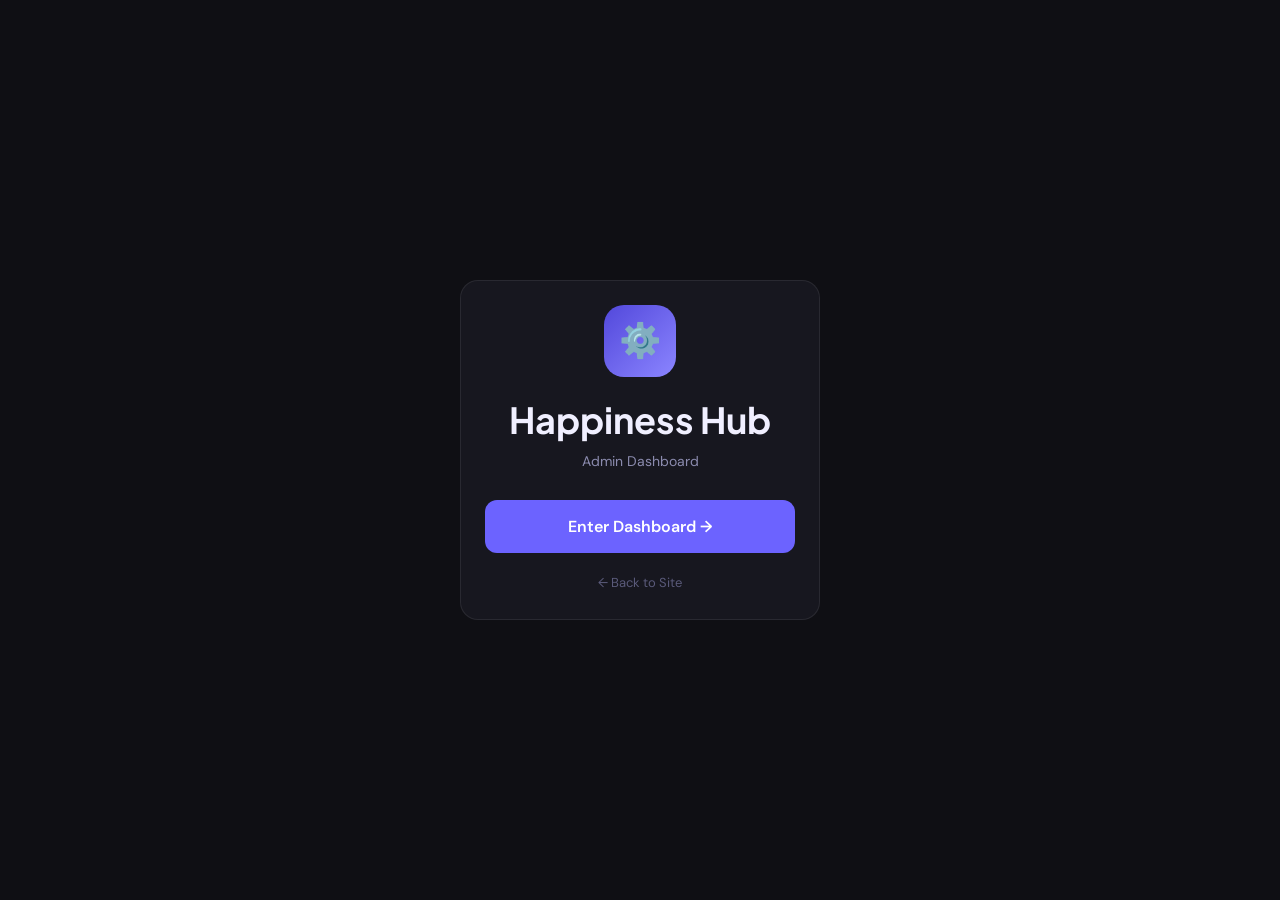
<file: frontend/admin/login.html>
<!DOCTYPE html>
<html lang="en">
<head>
  <meta charset="UTF-8">
  <meta name="viewport" content="width=device-width, initial-scale=1.0">
  <title>Admin — Happiness Hub</title>
  <link rel="stylesheet" href="../styles/main.css">
  <style>
    body { display: flex; align-items: center; justify-content: center; min-height: 100vh; padding: 20px; }
    .login-card { width: 100%; max-width: 360px; text-align: center; animation: slideUp 0.4s ease; }
    .logo-icon-admin { width: 72px; height: 72px; border-radius: 20px; background: linear-gradient(135deg, var(--primary-dark), var(--primary-light)); display: flex; align-items: center; justify-content: center; font-size: 34px; margin: 0 auto 20px; }
  </style>
</head>
<body>
<div class="login-card card">
  <div class="logo-icon-admin">⚙️</div>
  <h2 style="margin-bottom:8px;">Happiness Hub</h2>
  <p style="margin-bottom:28px;font-size:14px;">Admin Dashboard</p>
  <button onclick="enterDashboard()" class="btn-primary w-full" style="font-size:16px;padding:16px;" id="enterBtn">
    Enter Dashboard →
  </button>
  <div style="margin-top:16px;">
    <a href="../index.html" style="font-size:13px;color:var(--text-muted);">← Back to Site</a>
  </div>
</div>

<script src="../lib/hh.js"></script>
<script>
  // If already logged in go straight to dashboard
  if (HH.getSession("admin")) window.location.href = "index.html";

  function enterDashboard() {
    const btn = document.getElementById("enterBtn");
    btn.textContent = "Loading...";
    btn.disabled = true;
    // Set session directly — no API call needed
    HH.setSession("admin", {
      token: "admin_direct",
      actor_id: "admin",
      actor_type: "admin"
    });
    window.location.href = "index.html";
  }
</script>
</body>
</html>
</file>
<file: frontend/styles/main.css>
/* ═══════════════════════════════════════════════════════════
   Happiness Hub — Design System
   Palette: Deep violet primary, warm accents, clean neutral base
   ═══════════════════════════════════════════════════════════ */

@import url('https://fonts.googleapis.com/css2?family=Plus+Jakarta+Sans:wght@400;500;600;700;800&family=DM+Sans:wght@400;500;600&display=swap');

/* ── TOKENS ─────────────────────────────────────────────── */
:root {
  --primary:        #6C63FF;
  --primary-light:  #8B85FF;
  --primary-dark:   #5248DB;
  --primary-glow:   rgba(108, 99, 255, 0.18);

  --accent:         #FF6B6B;
  --accent-green:   #22c55e;
  --accent-amber:   #f59e0b;

  --bg:             #0F0F14;
  --bg-card:        #17171F;
  --bg-elevated:    #1E1E2A;
  --bg-input:       #13131A;
  --border:         rgba(255,255,255,0.08);
  --border-hover:   rgba(108, 99, 255, 0.4);

  --text-primary:   #F0EFFF;
  --text-secondary: #8B8BAE;
  --text-muted:     #5A5A7A;

  --shadow-sm:      0 2px 8px rgba(0,0,0,0.3);
  --shadow-md:      0 4px 20px rgba(0,0,0,0.4);
  --shadow-lg:      0 8px 40px rgba(0,0,0,0.5);
  --shadow-glow:    0 0 30px rgba(108, 99, 255, 0.25);

  --radius-sm:      8px;
  --radius-md:      12px;
  --radius-lg:      18px;
  --radius-xl:      24px;

  --font-display:   'Plus Jakarta Sans', sans-serif;
  --font-body:      'DM Sans', sans-serif;
}

/* ── RESET ──────────────────────────────────────────────── */
*, *::before, *::after { box-sizing: border-box; margin: 0; padding: 0; }

html { font-size: 16px; scroll-behavior: smooth; }

body {
  font-family: var(--font-body);
  background: var(--bg);
  color: var(--text-primary);
  line-height: 1.6;
  min-height: 100vh;
  -webkit-font-smoothing: antialiased;
}

a { color: var(--primary-light); text-decoration: none; }
a:hover { text-decoration: underline; }
img { max-width: 100%; display: block; }

/* ── TYPOGRAPHY ──────────────────────────────────────────── */
h1, h2, h3, h4, h5, h6 {
  font-family: var(--font-display);
  font-weight: 700;
  line-height: 1.25;
  color: var(--text-primary);
}
h1 { font-size: clamp(2rem, 5vw, 3.5rem); }
h2 { font-size: clamp(1.5rem, 3vw, 2.25rem); }
h3 { font-size: 1.25rem; }
p  { color: var(--text-secondary); }

/* ── LAYOUT ──────────────────────────────────────────────── */
.container {
  max-width: 1200px;
  margin: 0 auto;
  padding: 0 20px;
}

.grid-2 { display: grid; grid-template-columns: 1fr 1fr; gap: 24px; }
.grid-3 { display: grid; grid-template-columns: repeat(3, 1fr); gap: 24px; }
.grid-4 { display: grid; grid-template-columns: repeat(4, 1fr); gap: 20px; }

@media (max-width: 1024px) { .grid-4 { grid-template-columns: repeat(2, 1fr); } }
@media (max-width: 768px) {
  .grid-2, .grid-3, .grid-4 { grid-template-columns: 1fr; }
  .hide-mobile { display: none !important; }
}

/* ── NAVBAR ─────────────────────────────────────────────── */
.navbar {
  position: sticky;
  top: 0;
  z-index: 100;
  background: rgba(15, 15, 20, 0.85);
  backdrop-filter: blur(16px);
  -webkit-backdrop-filter: blur(16px);
  border-bottom: 1px solid var(--border);
  padding: 0 20px;
}
.navbar-inner {
  max-width: 1200px;
  margin: 0 auto;
  height: 64px;
  display: flex;
  align-items: center;
  justify-content: space-between;
  gap: 20px;
}
.navbar-logo {
  font-family: var(--font-display);
  font-size: 1.3rem;
  font-weight: 800;
  color: var(--text-primary);
  display: flex;
  align-items: center;
  gap: 8px;
  text-decoration: none;
}
.navbar-logo span { color: var(--primary-light); }
.navbar-logo .logo-icon {
  width: 34px; height: 34px;
  background: var(--primary);
  border-radius: 8px;
  display: flex; align-items: center; justify-content: center;
  font-size: 18px;
}
.navbar-links { display: flex; align-items: center; gap: 6px; }
.navbar-links a {
  color: var(--text-secondary);
  font-size: 14px;
  font-weight: 500;
  padding: 7px 14px;
  border-radius: var(--radius-sm);
  transition: all 0.2s;
}
.navbar-links a:hover { color: var(--text-primary); background: var(--bg-elevated); text-decoration: none; }
.navbar-links a.active { color: var(--primary-light); background: var(--primary-glow); }

/* ── BUTTONS ─────────────────────────────────────────────── */
.btn-primary {
  display: inline-flex;
  align-items: center;
  justify-content: center;
  gap: 8px;
  background: var(--primary);
  color: #fff;
  border: none;
  border-radius: var(--radius-md);
  padding: 12px 24px;
  font-family: var(--font-body);
  font-size: 15px;
  font-weight: 600;
  cursor: pointer;
  transition: all 0.2s;
  text-decoration: none;
  white-space: nowrap;
}
.btn-primary:hover { background: var(--primary-light); transform: translateY(-1px); box-shadow: var(--shadow-glow); text-decoration: none; }
.btn-primary:active { transform: translateY(0); }
.btn-primary:disabled { opacity: 0.5; cursor: not-allowed; transform: none; }

.btn-secondary {
  display: inline-flex;
  align-items: center;
  gap: 8px;
  background: var(--bg-elevated);
  color: var(--text-primary);
  border: 1px solid var(--border);
  border-radius: var(--radius-md);
  padding: 11px 24px;
  font-family: var(--font-body);
  font-size: 15px;
  font-weight: 600;
  cursor: pointer;
  transition: all 0.2s;
  text-decoration: none;
}
.btn-secondary:hover { border-color: var(--primary); color: var(--primary-light); text-decoration: none; }

.btn-sm { padding: 8px 16px; font-size: 13px; border-radius: var(--radius-sm); }
.btn-danger { background: var(--accent) !important; }
.btn-success { background: var(--accent-green) !important; }

/* ── CARDS ───────────────────────────────────────────────── */
.card {
  background: var(--bg-card);
  border: 1px solid var(--border);
  border-radius: var(--radius-lg);
  padding: 24px;
  transition: border-color 0.2s, transform 0.2s, box-shadow 0.2s;
}
.card:hover { border-color: var(--border-hover); }
.card-elevated { background: var(--bg-elevated); }

/* ── PRODUCT CARD ────────────────────────────────────────── */
.product-card {
  background: var(--bg-card);
  border: 1px solid var(--border);
  border-radius: var(--radius-lg);
  overflow: hidden;
  transition: all 0.3s cubic-bezier(0.4, 0, 0.2, 1);
  cursor: pointer;
  position: relative;
}
.product-card:hover {
  border-color: var(--primary);
  transform: translateY(-4px);
  box-shadow: 0 12px 40px rgba(108, 99, 255, 0.2);
}
.product-card-img {
  width: 100%;
  aspect-ratio: 16/9;
  object-fit: cover;
  background: var(--bg-elevated);
}
.product-card-body { padding: 16px; }
.product-card-title {
  font-family: var(--font-display);
  font-size: 15px;
  font-weight: 600;
  color: var(--text-primary);
  margin-bottom: 8px;
  display: -webkit-box;
  -webkit-line-clamp: 2;
  -webkit-box-orient: vertical;
  overflow: hidden;
}
.product-card-meta {
  display: flex;
  justify-content: space-between;
  align-items: center;
  margin-top: 12px;
}
.cashback-pill {
  display: inline-flex;
  align-items: center;
  gap: 5px;
  background: linear-gradient(135deg, var(--primary), var(--primary-light));
  color: #fff;
  font-size: 14px;
  font-weight: 700;
  padding: 6px 14px;
  border-radius: 50px;
}
.product-card-seller { font-size: 12px; color: var(--text-muted); }
.product-card-badge {
  position: absolute;
  top: 12px;
  left: 12px;
  background: var(--accent);
  color: #fff;
  font-size: 11px;
  font-weight: 700;
  padding: 4px 10px;
  border-radius: 50px;
  text-transform: uppercase;
  letter-spacing: 0.5px;
}
.product-card-featured::after {
  content: '';
  position: absolute;
  inset: 0;
  border-radius: var(--radius-lg);
  border: 2px solid var(--primary);
  pointer-events: none;
}

/* ── FORMS ───────────────────────────────────────────────── */
.form-group { margin-bottom: 18px; }
.form-label {
  display: block;
  font-size: 13px;
  font-weight: 600;
  color: var(--text-secondary);
  margin-bottom: 8px;
  text-transform: uppercase;
  letter-spacing: 0.5px;
}
.form-control {
  width: 100%;
  background: var(--bg-input);
  border: 1px solid var(--border);
  border-radius: var(--radius-md);
  color: var(--text-primary);
  font-family: var(--font-body);
  font-size: 15px;
  padding: 12px 16px;
  transition: border-color 0.2s, box-shadow 0.2s;
  outline: none;
}
.form-control:focus { border-color: var(--primary); box-shadow: 0 0 0 3px var(--primary-glow); }
.form-control::placeholder { color: var(--text-muted); }
select.form-control { cursor: pointer; }
textarea.form-control { resize: vertical; min-height: 100px; }

/* ── BADGES ──────────────────────────────────────────────── */
.badge {
  display: inline-flex;
  align-items: center;
  gap: 4px;
  padding: 4px 10px;
  border-radius: 50px;
  font-size: 12px;
  font-weight: 600;
}
.badge-pending  { background: rgba(245,158,11,0.15); color: #f59e0b; }
.badge-ordered  { background: rgba(99,102,241,0.15); color: #818cf8; }
.badge-delivered{ background: rgba(34,197,94,0.15);  color: #22c55e; }
.badge-success  { background: rgba(34,197,94,0.15);  color: #22c55e; }
.badge-error    { background: rgba(239,68,68,0.15);   color: #ef4444; }
.badge-warning  { background: rgba(245,158,11,0.15); color: #f59e0b; }

/* ── SPINNER ─────────────────────────────────────────────── */
.spinner {
  width: 36px; height: 36px;
  border: 3px solid var(--border);
  border-top-color: var(--primary);
  border-radius: 50%;
  animation: spin 0.8s linear infinite;
}
@keyframes spin { to { transform: rotate(360deg); } }
@keyframes toastIn { from { opacity:0; transform: translateX(20px); } }
@keyframes fadeIn  { from { opacity:0; transform: translateY(10px); } }
@keyframes slideUp { from { opacity:0; transform: translateY(30px); } }

.fade-in { animation: fadeIn 0.4s ease both; }
.slide-up { animation: slideUp 0.5s cubic-bezier(0.4, 0, 0.2, 1) both; }

/* ── STAT CARD ───────────────────────────────────────────── */
.stat-card {
  background: var(--bg-card);
  border: 1px solid var(--border);
  border-radius: var(--radius-lg);
  padding: 20px 24px;
  display: flex;
  align-items: center;
  gap: 16px;
}
.stat-icon {
  width: 48px; height: 48px;
  background: var(--primary-glow);
  border-radius: var(--radius-md);
  display: flex; align-items: center; justify-content: center;
  font-size: 22px;
  flex-shrink: 0;
}
.stat-value {
  font-family: var(--font-display);
  font-size: 1.75rem;
  font-weight: 800;
  color: var(--text-primary);
  line-height: 1;
}
.stat-label {
  font-size: 13px;
  color: var(--text-secondary);
  margin-top: 4px;
}

/* ── DASHBOARD SIDEBAR ──────────────────────────────────── */
.dashboard-layout {
  display: flex;
  min-height: calc(100vh - 64px);
}
.sidebar {
  width: 240px;
  background: var(--bg-card);
  border-right: 1px solid var(--border);
  padding: 24px 12px;
  flex-shrink: 0;
  position: sticky;
  top: 64px;
  height: calc(100vh - 64px);
  overflow-y: auto;
}
.sidebar-link {
  display: flex;
  align-items: center;
  gap: 10px;
  padding: 10px 14px;
  border-radius: var(--radius-md);
  color: var(--text-secondary);
  font-size: 14px;
  font-weight: 500;
  transition: all 0.2s;
  text-decoration: none;
  cursor: pointer;
  border: none;
  background: none;
  width: 100%;
  text-align: left;
}
.sidebar-link:hover { background: var(--bg-elevated); color: var(--text-primary); }
.sidebar-link.active { background: var(--primary-glow); color: var(--primary-light); }
.sidebar-section-label {
  font-size: 11px;
  font-weight: 700;
  color: var(--text-muted);
  text-transform: uppercase;
  letter-spacing: 1px;
  padding: 12px 14px 6px;
}
.main-content { flex: 1; padding: 28px; overflow: hidden; }

@media (max-width: 768px) {
  .sidebar { display: none; }
  .main-content { padding: 16px; }
}

/* ── TABLE ───────────────────────────────────────────────── */
.table-container {
  background: var(--bg-card);
  border: 1px solid var(--border);
  border-radius: var(--radius-lg);
  overflow: hidden;
  overflow-x: auto;
}
table { width: 100%; border-collapse: collapse; min-width: 600px; }
th {
  background: var(--bg-elevated);
  color: var(--text-secondary);
  font-size: 12px;
  font-weight: 600;
  text-transform: uppercase;
  letter-spacing: 0.5px;
  padding: 12px 16px;
  text-align: left;
}
td { padding: 14px 16px; border-top: 1px solid var(--border); font-size: 14px; }
tr:hover td { background: var(--bg-elevated); }

/* ── MODAL ───────────────────────────────────────────────── */
.modal-overlay {
  position: fixed;
  inset: 0;
  background: rgba(0,0,0,0.7);
  backdrop-filter: blur(4px);
  z-index: 200;
  display: flex;
  align-items: center;
  justify-content: center;
  padding: 20px;
  animation: fadeIn 0.2s ease;
}
.modal {
  background: var(--bg-card);
  border: 1px solid var(--border);
  border-radius: var(--radius-xl);
  padding: 32px;
  width: 100%;
  max-width: 520px;
  max-height: 90vh;
  overflow-y: auto;
  animation: slideUp 0.3s ease;
}
.modal-header {
  display: flex;
  justify-content: space-between;
  align-items: center;
  margin-bottom: 24px;
}
.modal-close {
  width: 32px; height: 32px;
  background: var(--bg-elevated);
  border: none;
  border-radius: 50%;
  color: var(--text-secondary);
  font-size: 18px;
  cursor: pointer;
  display: flex; align-items: center; justify-content: center;
  transition: background 0.2s;
}
.modal-close:hover { background: var(--bg-input); color: var(--text-primary); }

/* ── SEARCH BAR ─────────────────────────────────────────── */
.search-bar {
  position: relative;
  max-width: 600px;
  margin: 0 auto;
}
.search-bar input {
  width: 100%;
  background: var(--bg-card);
  border: 1px solid var(--border);
  border-radius: 50px;
  color: var(--text-primary);
  font-family: var(--font-body);
  font-size: 15px;
  padding: 14px 60px 14px 24px;
  outline: none;
  transition: border-color 0.2s, box-shadow 0.2s;
}
.search-bar input:focus { border-color: var(--primary); box-shadow: 0 0 0 3px var(--primary-glow); }
.search-bar-icon {
  position: absolute;
  right: 16px;
  top: 50%;
  transform: translateY(-50%);
  color: var(--text-muted);
  font-size: 20px;
  pointer-events: none;
}

/* ── CATEGORY CHIPS ──────────────────────────────────────── */
.category-chips {
  display: flex;
  gap: 10px;
  flex-wrap: wrap;
  justify-content: center;
}
.chip {
  padding: 8px 18px;
  border-radius: 50px;
  border: 1px solid var(--border);
  background: var(--bg-card);
  color: var(--text-secondary);
  font-size: 14px;
  font-weight: 500;
  cursor: pointer;
  transition: all 0.2s;
  white-space: nowrap;
}
.chip:hover { border-color: var(--primary); color: var(--primary-light); }
.chip.active { background: var(--primary); border-color: var(--primary); color: #fff; }

/* ── TIMELINE ────────────────────────────────────────────── */
.timeline { list-style: none; padding: 0; position: relative; }
.timeline::before {
  content: '';
  position: absolute;
  left: 18px;
  top: 0; bottom: 0;
  width: 2px;
  background: var(--border);
}
.timeline-item {
  position: relative;
  padding-left: 52px;
  margin-bottom: 24px;
}
.timeline-dot {
  position: absolute;
  left: 9px;
  top: 4px;
  width: 20px; height: 20px;
  border-radius: 50%;
  border: 2px solid var(--border);
  background: var(--bg);
  display: flex; align-items: center; justify-content: center;
  font-size: 10px;
}
.timeline-dot.active { border-color: var(--primary); background: var(--primary); }
.timeline-dot.done   { border-color: var(--accent-green); background: var(--accent-green); }
.timeline-title { font-weight: 600; font-size: 14px; color: var(--text-primary); }
.timeline-meta  { font-size: 12px; color: var(--text-muted); margin-top: 2px; }

/* ── HERO ────────────────────────────────────────────────── */
.hero {
  position: relative;
  overflow: hidden;
  padding: 80px 20px 60px;
  text-align: center;
}
.hero::before {
  content: '';
  position: absolute;
  inset: 0;
  background: radial-gradient(ellipse 800px 400px at 50% 0%, rgba(108,99,255,0.12), transparent 70%);
  pointer-events: none;
}
.hero-eyebrow {
  display: inline-flex;
  align-items: center;
  gap: 8px;
  background: var(--primary-glow);
  border: 1px solid rgba(108,99,255,0.3);
  color: var(--primary-light);
  font-size: 13px;
  font-weight: 600;
  padding: 6px 16px;
  border-radius: 50px;
  margin-bottom: 24px;
}
.hero-title {
  background: linear-gradient(135deg, var(--text-primary) 0%, var(--primary-light) 100%);
  -webkit-background-clip: text;
  -webkit-text-fill-color: transparent;
  background-clip: text;
  margin-bottom: 16px;
}
.hero-subtitle {
  font-size: 1.1rem;
  color: var(--text-secondary);
  max-width: 520px;
  margin: 0 auto 40px;
}

/* ── FOOTER ─────────────────────────────────────────────── */
.footer {
  border-top: 1px solid var(--border);
  padding: 40px 20px;
  text-align: center;
  color: var(--text-muted);
  font-size: 14px;
  margin-top: auto;
}
.footer a { color: var(--text-secondary); }
.footer a:hover { color: var(--primary-light); }

/* ── UTILITY ─────────────────────────────────────────────── */
.text-center { text-align: center; }
.text-right  { text-align: right; }
.mt-8  { margin-top: 8px; }
.mt-16 { margin-top: 16px; }
.mt-24 { margin-top: 24px; }
.mt-32 { margin-top: 32px; }
.mb-8  { margin-bottom: 8px; }
.mb-16 { margin-bottom: 16px; }
.mb-24 { margin-bottom: 24px; }
.mb-32 { margin-bottom: 32px; }
.gap-8  { gap: 8px; }
.gap-16 { gap: 16px; }
.flex   { display: flex; align-items: center; }
.flex-between { display: flex; align-items: center; justify-content: space-between; }
.flex-center  { display: flex; align-items: center; justify-content: center; }
.w-full { width: 100%; }
.sr-only {
  position: absolute; width: 1px; height: 1px;
  padding: 0; margin: -1px; overflow: hidden;
  clip: rect(0,0,0,0); white-space: nowrap; border: 0;
}
</file>
